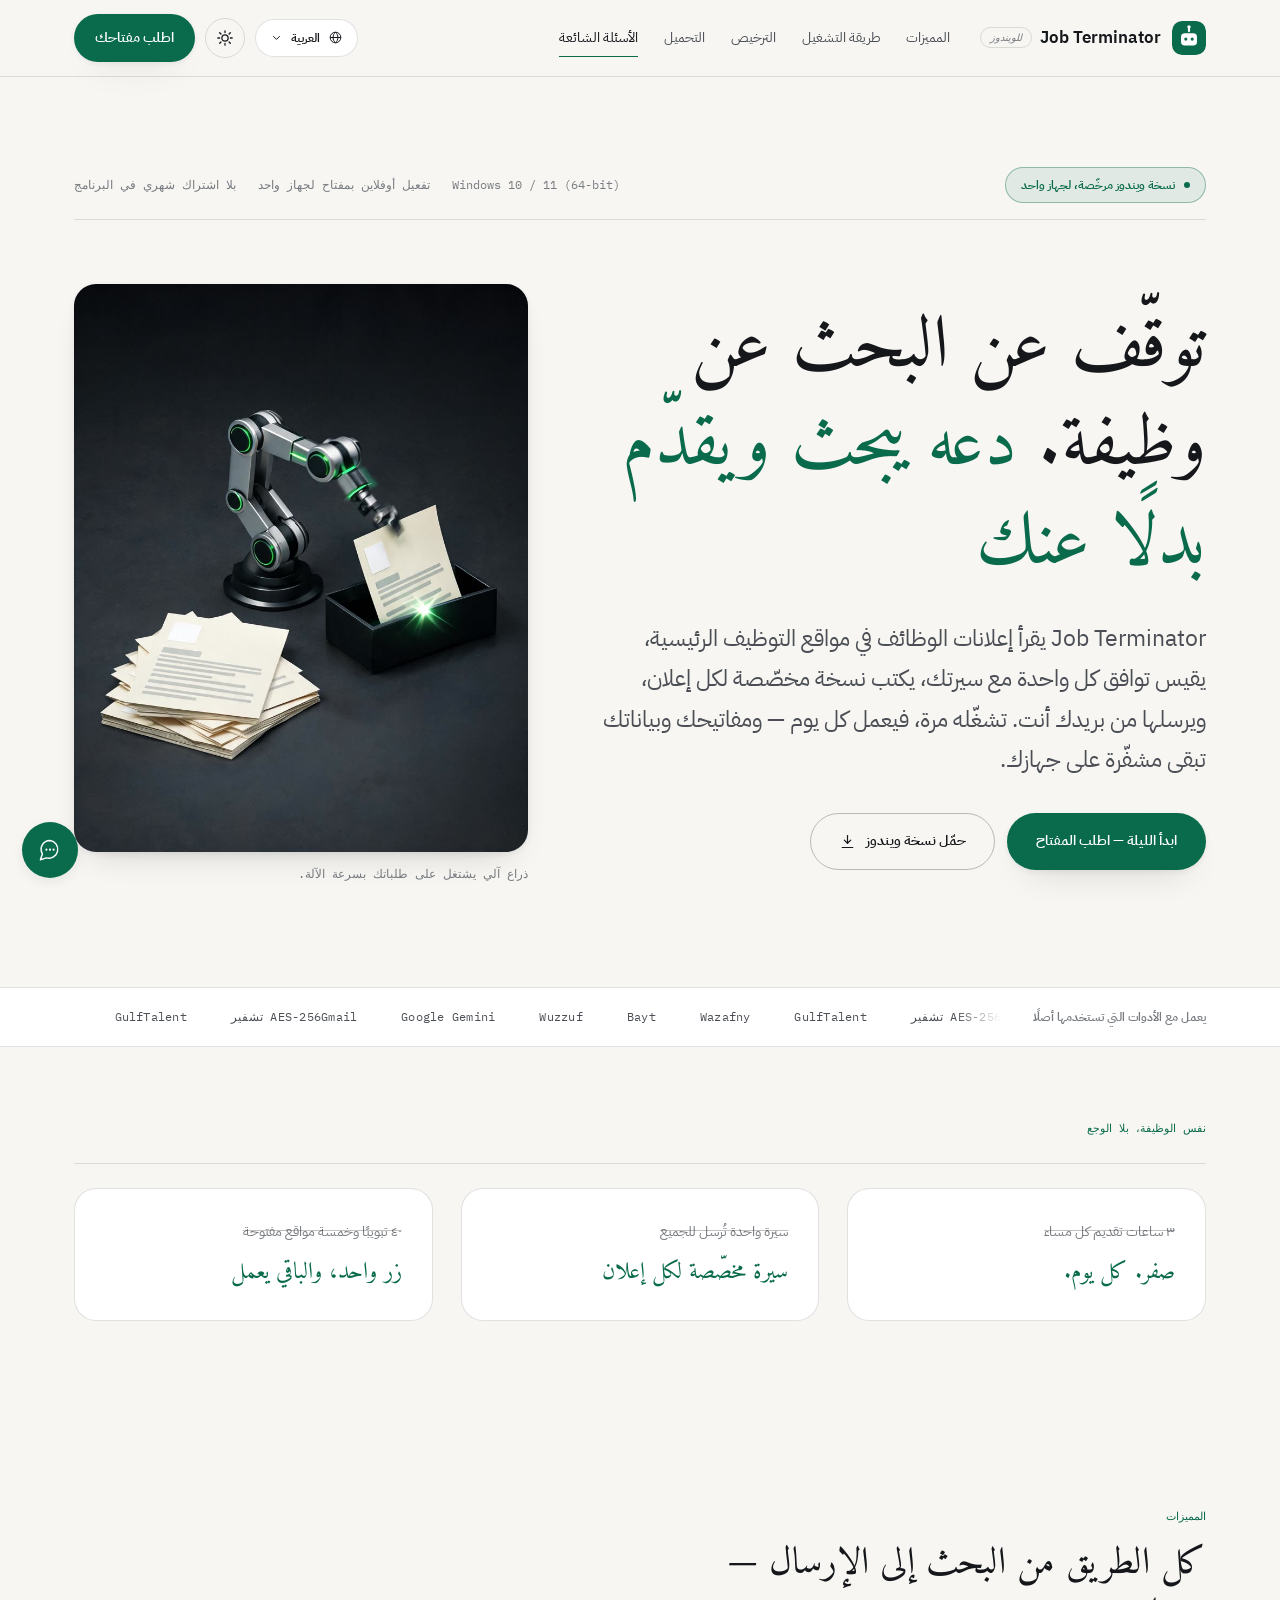
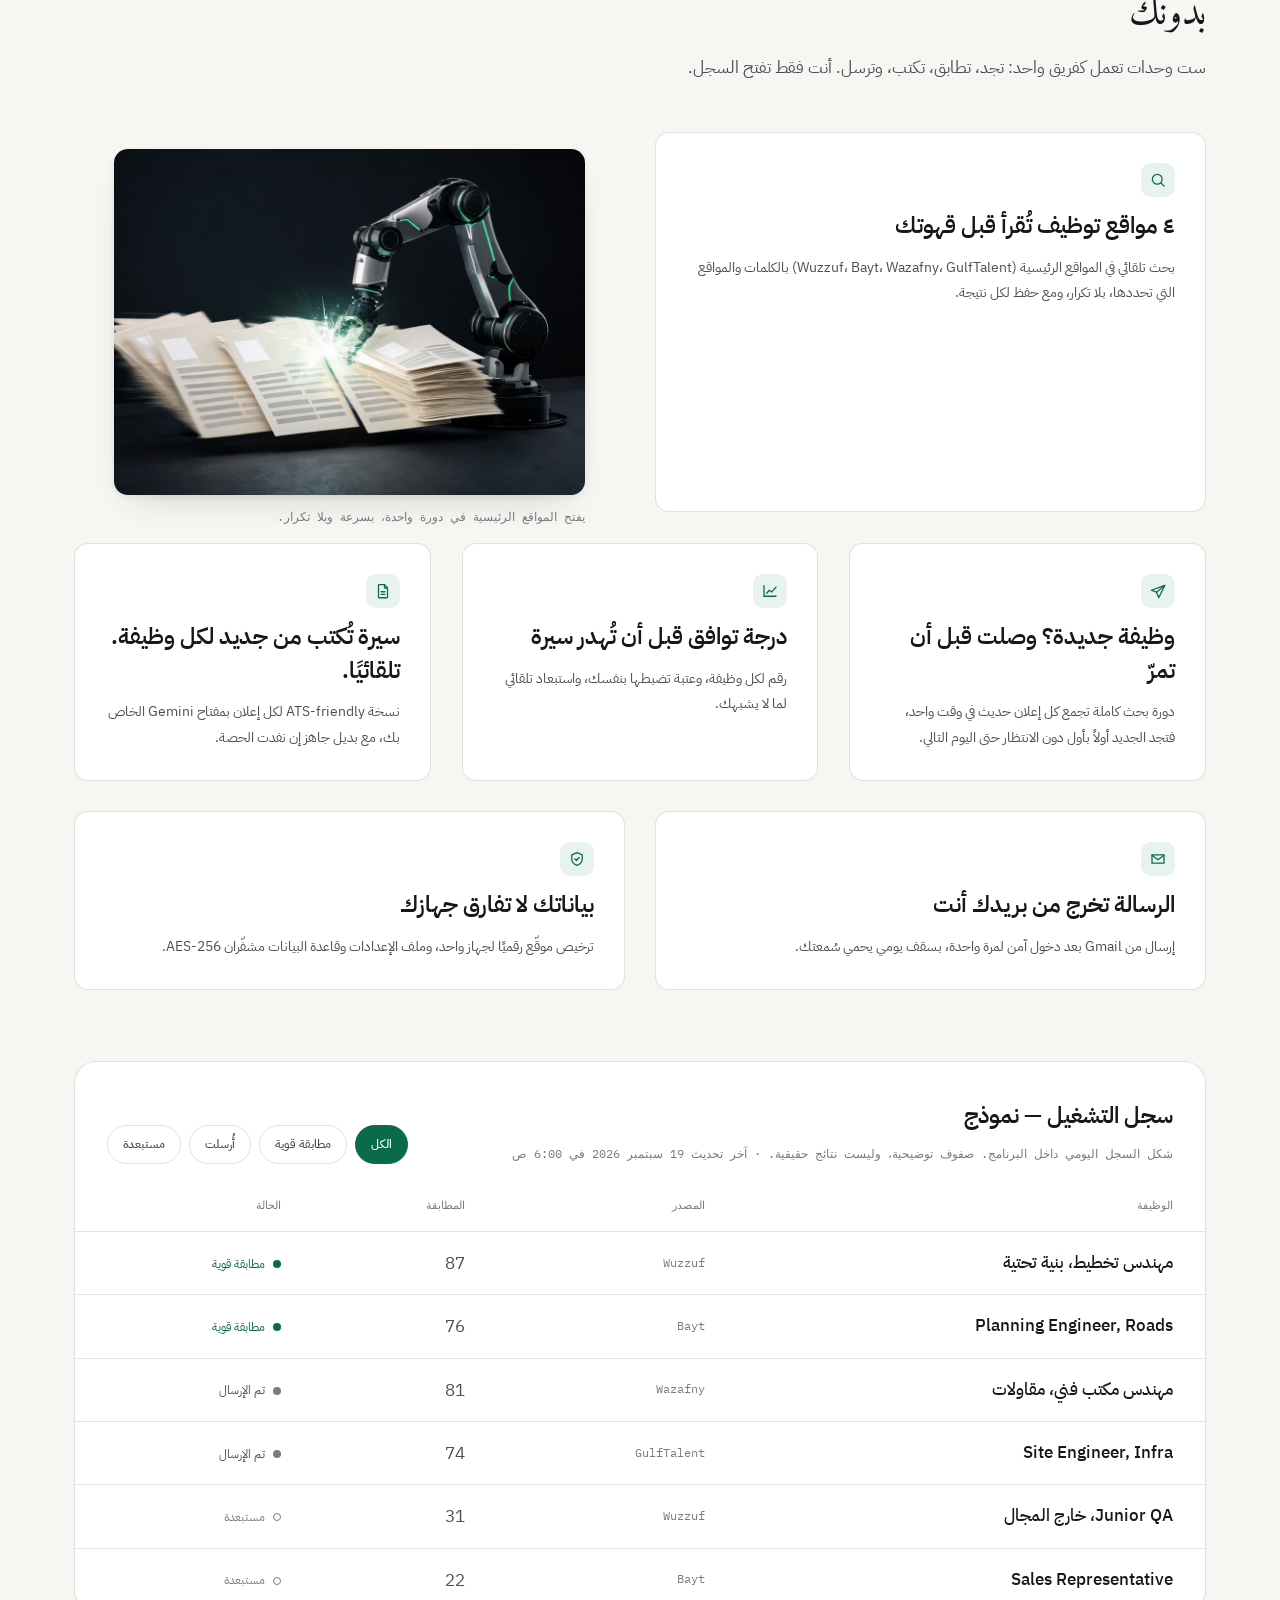
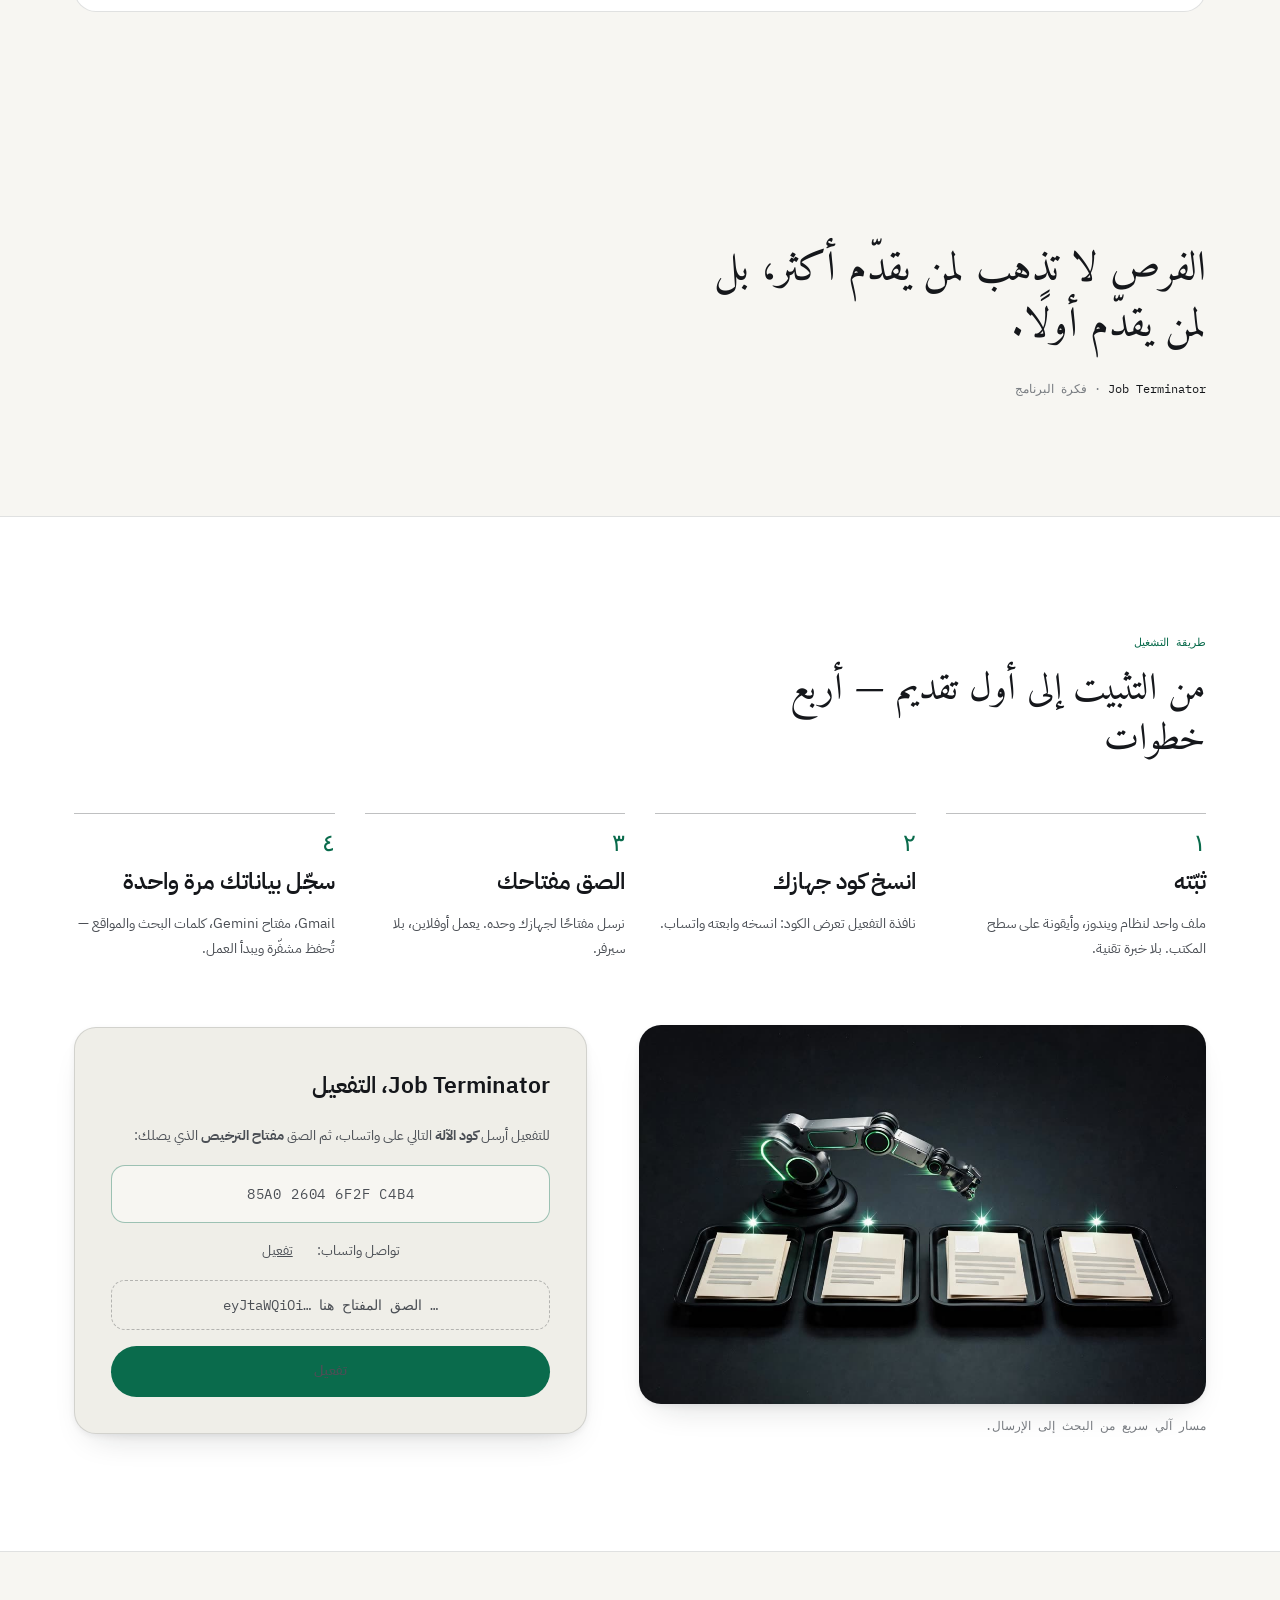
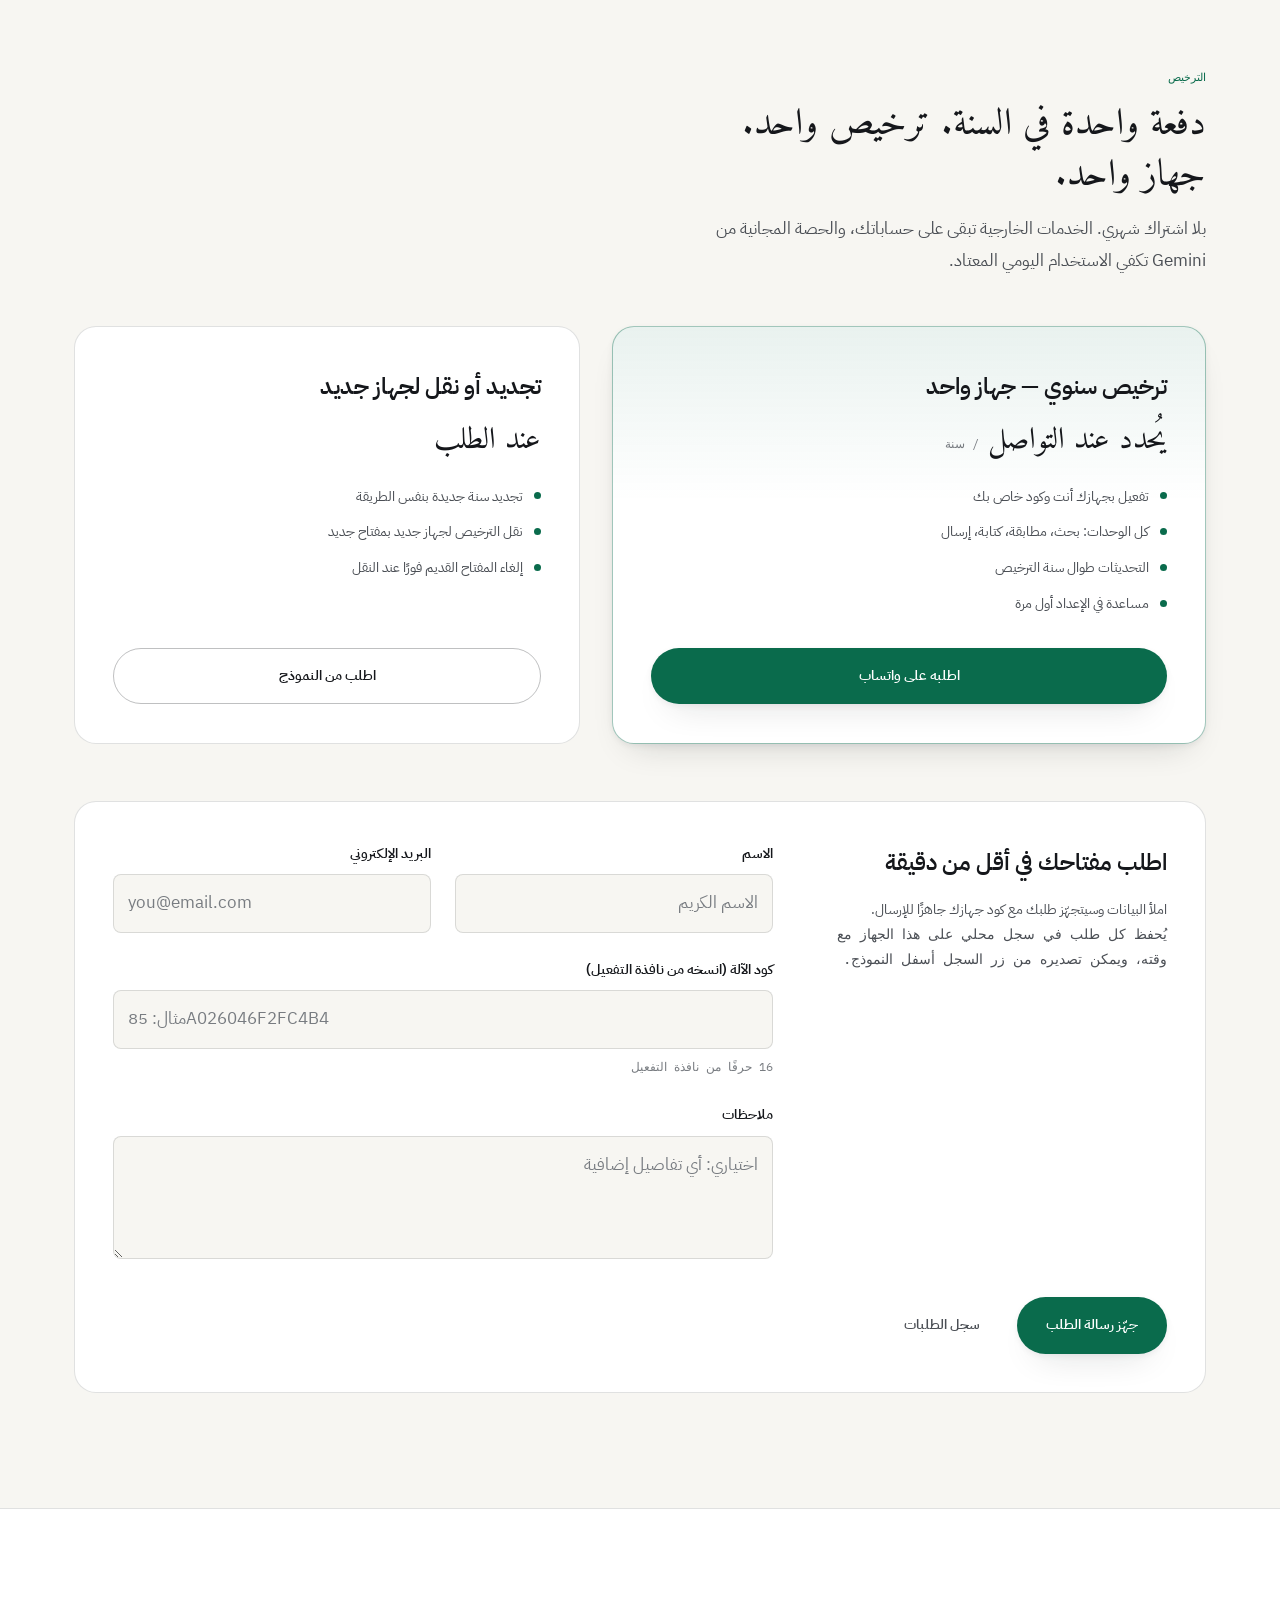
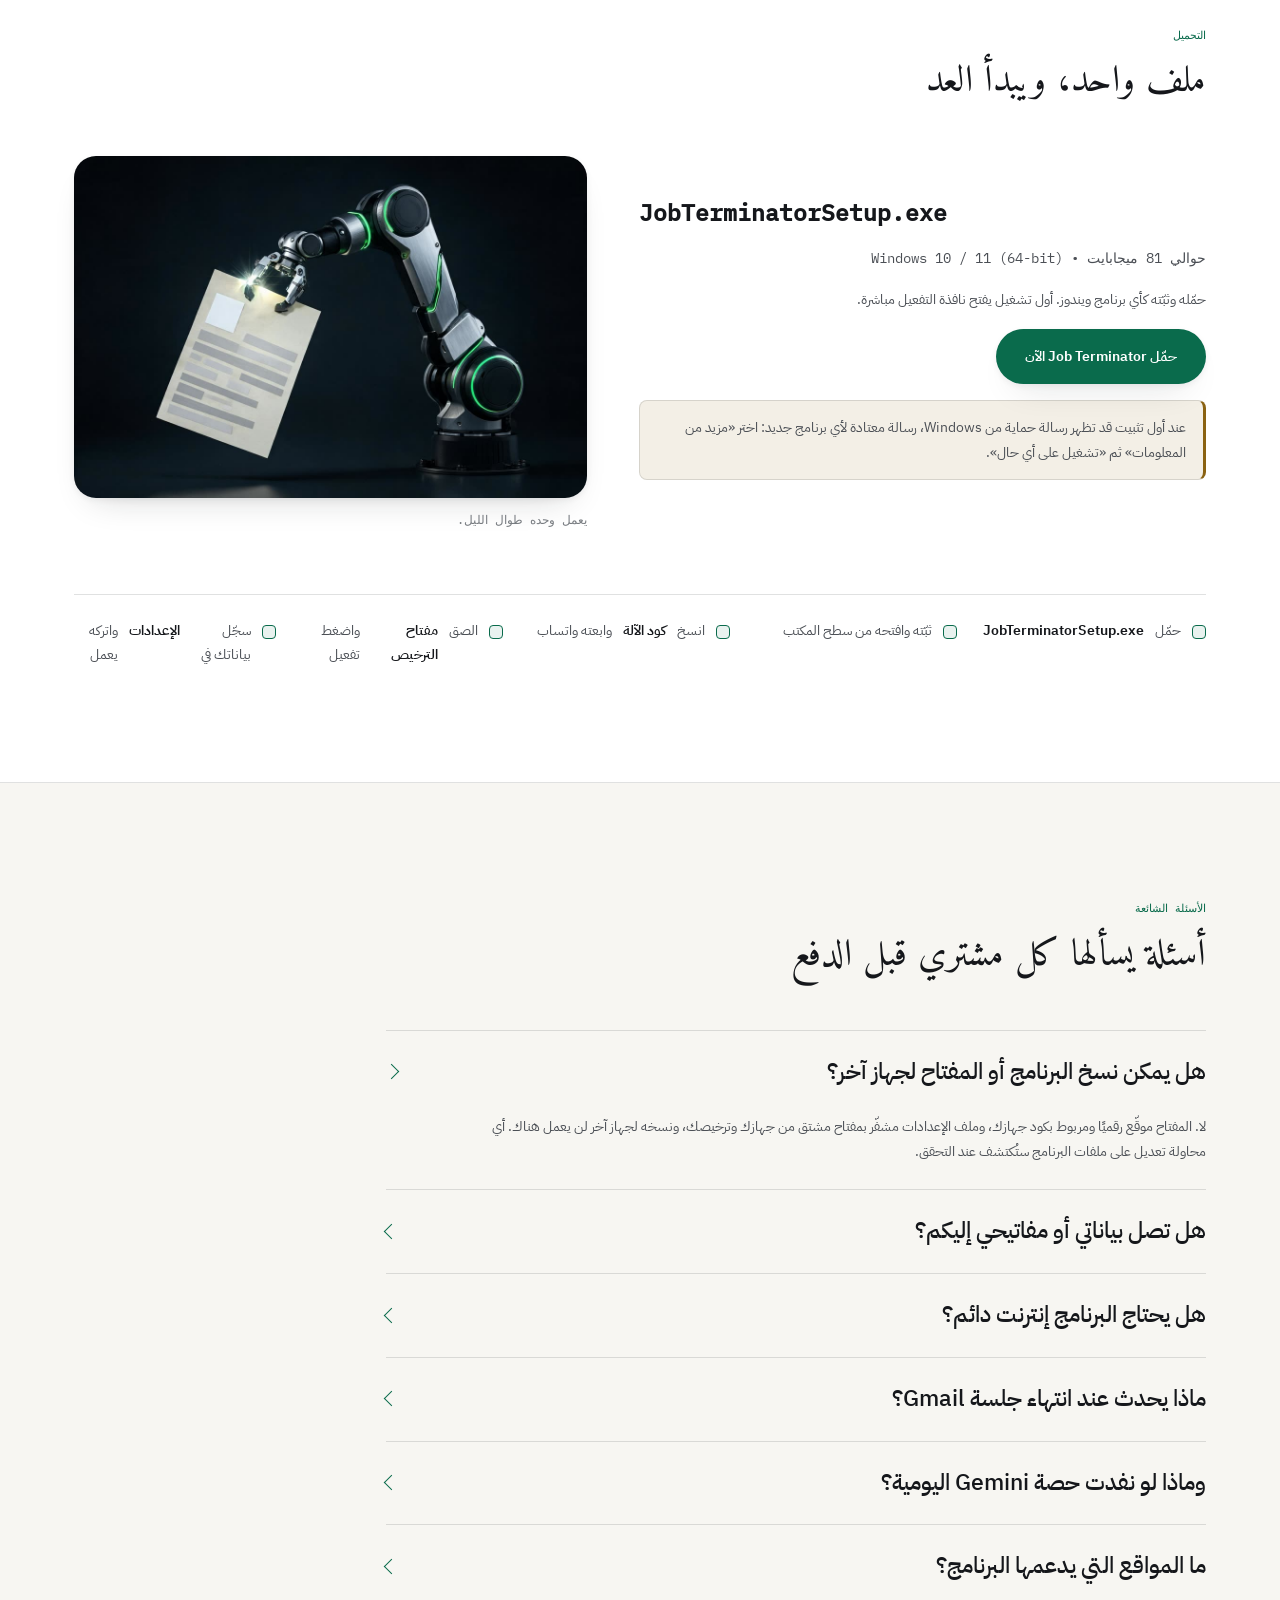
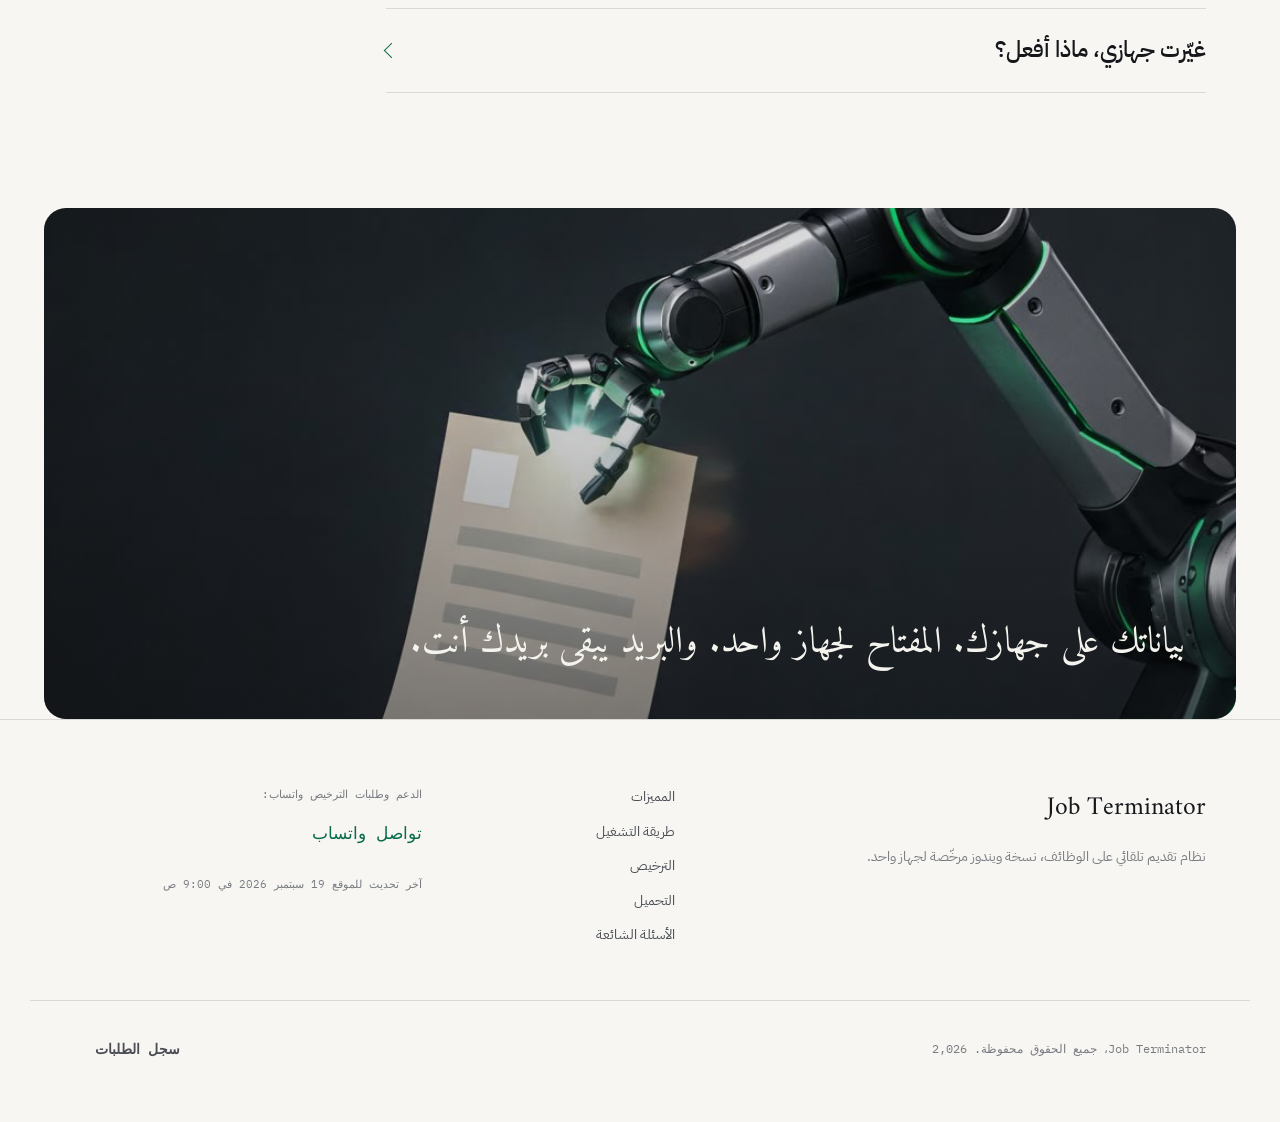
<file: index.html>
<!DOCTYPE html>
<!-- Job Terminator — V2 "refined minimalism" edition.
     Arabic-first (RTL) with a full English (LTR) mirror, one accent, generous
     whitespace, soft elevation, self-hosted fonts. Static: no build step. -->
<html lang="ar" dir="rtl">
<head>
<meta charset="UTF-8">
<meta name="viewport" content="width=device-width, initial-scale=1.0">
<title data-i18n="meta.title">Job Terminator — نظام التقديم التلقائي على الوظائف | نسخة ويندوز</title>
<meta name="description" data-i18n-content="meta.desc" content="توقّف عن التقديم اليدوي ساعةً كل يوم. Job Terminator يبحث في مواقع التوظيف الرئيسية، يطابق الوظائف مع سيرتك، يكتب سيرة مخصصة لكل إعلان، ويرسل من بريدك — كل يوم، وأنت لا تفتح متصفحًا. ترخيص لجهاز واحد وبياناتك مشفّرة على جهازك.">
<meta name="theme-color" id="themeColor" content="#0B0D0C">
<meta name="color-scheme" content="dark light">
<link rel="canonical" href="https://mohamemubark.github.io/job-terminator/">

<!-- Open Graph / Twitter -->
<meta property="og:type" content="website">
<meta property="og:site_name" content="Job Terminator">
<meta property="og:title" data-i18n-content="meta.title" content="Job Terminator — نظام التقديم التلقائي على الوظائف | نسخة ويندوز">
<meta property="og:description" data-i18n-content="meta.desc" content="توقّف عن التقديم اليدوي ساعةً كل يوم. Job Terminator يبحث في مواقع التوظيف الرئيسية، يطابق الوظائف مع سيرتك، يكتب سيرة مخصصة لكل إعلان، ويرسل من بريدك — كل يوم، وأنت لا تفتح متصفحًا. ترخيص لجهاز واحد وبياناتك مشفّرة على جهازك.">
<meta property="og:url" content="https://mohamemubark.github.io/job-terminator/">
<meta property="og:image" content="https://mohamemubark.github.io/job-terminator/assets/og-cover.jpg">
<meta property="og:image:width" content="1200">
<meta property="og:image:height" content="630">
<meta property="og:locale" content="ar_EG">
<meta property="og:locale:alternate" content="en_US">
<meta property="og:locale:alternate" content="fr_FR">
<meta property="og:locale:alternate" content="es_ES">
<meta property="og:locale:alternate" content="tr_TR">
<meta property="og:locale:alternate" content="de_DE">
<meta name="twitter:card" content="summary_large_image">
<meta name="twitter:title" data-i18n-content="meta.title" content="Job Terminator — نظام التقديم التلقائي على الوظائف | نسخة ويندوز">
<meta name="twitter:description" data-i18n-content="meta.desc" content="توقّف عن التقديم اليدوي ساعةً كل يوم. Job Terminator يبحث في مواقع التوظيف الرئيسية، يطابق الوظائف مع سيرتك، يكتب سيرة مخصصة لكل إعلان، ويرسل من بريدك — كل يوم، وأنت لا تفتح متصفحًا. ترخيص لجهاز واحد وبياناتك مشفّرة على جهازك.">
<meta name="twitter:image" content="https://mohamemubark.github.io/job-terminator/assets/og-cover.jpg">

<script>(function(){try{var t=localStorage.getItem("jobterm-theme");if(!t){t=(window.matchMedia&&matchMedia("(prefers-color-scheme: light)").matches)?"light":"dark";}document.documentElement.setAttribute("data-theme",t);}catch(e){document.documentElement.setAttribute("data-theme","dark");}try{var p=new URLSearchParams(location.search).get("lang");var l=p||localStorage.getItem("jobterm-lang")||"ar";var rtl={"ar":1,"he":1,"fa":1,"ur":1};if(!/^[a-z]{2,3}(-[A-Za-z0-9]+)*$/.test(l))l="ar";document.documentElement.lang=l;document.documentElement.dir=rtl[l.split("-")[0]]?"rtl":"ltr";}catch(e){}})();</script></script>

<!-- self-hosted webfonts; primary faces preloaded to avoid a flash of fallback type -->
<link rel="preload" href="assets/fonts/IBMPlexSansArabic-arabic-00b30da7.woff2" as="font" type="font/woff2" crossorigin>
<link rel="preload" href="assets/fonts/Amiri-arabic-1bb63954.woff2" as="font" type="font/woff2" crossorigin>
<link rel="stylesheet" href="assets/fonts/fonts.css">
<link rel="stylesheet" href="styles.css">
<link rel="icon" href="data:image/svg+xml,%3Csvg xmlns='http://www.w3.org/2000/svg' viewBox='0 0 64 64'%3E%3Crect width='64' height='64' rx='16' fill='%230A6B4C'/%3E%3Crect x='17' y='23' width='30' height='23' rx='7' fill='white'/%3E%3Ccircle cx='26' cy='34' r='3' fill='%230A6B4C'/%3E%3Ccircle cx='38' cy='34' r='3' fill='%230A6B4C'/%3E%3Crect x='30' y='12' width='4' height='9' rx='2' fill='white'/%3E%3Ccircle cx='32' cy='11' r='3.2' fill='white'/%3E%3C/svg%3E">

<!-- structured data -->
<script type="application/ld+json">
{
  "@context":"https://schema.org",
  "@type":"SoftwareApplication",
  "name":"Job Terminator",
  "applicationCategory":"BusinessApplication",
  "applicationSubCategory":"Job search automation",
  "operatingSystem":"Windows 10, Windows 11",
  "softwareRequirements":"Windows 10 or 11, 64-bit",
  "inLanguage":["ar","en","fr","es","tr","de"],
  "description":"Job Terminator searches the main job boards, matches jobs to your CV, generates a tailored ATS-friendly resume for each one, and sends applications from your own email, with a single-machine license and data encrypted locally.",
  "offers":{
    "@type":"Offer",
    "availability":"https://schema.org/InStock",
    "priceSpecification":{"@type":"PriceSpecification","priceCurrency":"EGP","description":"Annual license for one machine, priced on contact"}
  },
  "featureList":[
    "Automatic search across the main job boards (Wuzzuf, Bayt, Wazafny, GulfTalent)",
    "CV match scoring with adjustable threshold",
    "A tailored ATS-friendly resume per job",
    "Applications sent from your own Gmail",
    "AES-256 encrypted local data"
  ],
  "publisher":{"@type":"Organization","name":"Job Terminator"}
}
</script>
<script type="application/ld+json">
{
  "@context":"https://schema.org",
  "@type":"FAQPage",
  "inLanguage":"ar",
  "mainEntity":[
    {"@type":"Question","name":"هل يمكن نسخ البرنامج أو المفتاح لجهاز آخر؟","acceptedAnswer":{"@type":"Answer","text":"لا. المفتاح موقّع رقميًا ومربوط بكود جهازك، وملف الإعدادات مشفّر بمفتاح مشتق من جهازك وترخيصك، ونسخه لجهاز آخر لن يعمل هناك."}},
    {"@type":"Question","name":"هل تصل بياناتي أو مفاتيحي إليكم؟","acceptedAnswer":{"@type":"Answer","text":"لا. مفاتيح Gemini وجوجل تُدخل على جهازك وتُحفظ مشفّرة عليه. الشيء الوحيد الذي نستلمه هو كود الآلة (16 حرفًا) لإصدار مفتاحك."}},
    {"@type":"Question","name":"هل يحتاج البرنامج إنترنت دائم؟","acceptedAnswer":{"@type":"Answer","text":"يحتاج إنترنت للبحث والإرسال والتوليد فقط. التفعيل نفسه يعمل أوفلاين، والترخيص يُتحقق محليًا عند كل تشغيل دون الاتصال بأي سيرفر."}},
    {"@type":"Question","name":"ماذا يحدث عند انتهاء جلسة Gmail؟","acceptedAnswer":{"@type":"Answer","text":"من الإعدادات ستجد زر تسجيل خروج جوجل، يمسح الجلسة القديمة من داخل البرنامج، ثم تسجّل الدخول من جديد."}},
    {"@type":"Question","name":"وماذا لو نفدت حصة Gemini اليومية؟","acceptedAnswer":{"@type":"Answer","text":"البرنامج ينتقل لقالب احترافي جاهز (رسالة كاملة للإيميل)، فلا يتوقف الإرسال ولا تُرسل رسالة فارغة أبدًا."}},
    {"@type":"Question","name":"ما المواقع التي يدعمها البرنامج؟","acceptedAnswer":{"@type":"Answer","text":"النسخة العامة تعمل على Wuzzuf وBayt وWazafny وGulfTalent، وتختار منها ما تريد في الإعدادات."}},
    {"@type":"Question","name":"غيّرت جهازي، ماذا أفعل؟","acceptedAnswer":{"@type":"Answer","text":"أرسل كود الآلة الجديد على واتساب وسنصدر لك مفتاحًا جديدًا ونلغي القديم."}}
  ]
}
</script>
</head>
<body>
<a class="skip" href="#main" data-i18n="a11y.skip">تخطَّ إلى المحتوى</a>

<!-- ============================ MASTHEAD ============================ -->
<header class="masthead" id="top">
  <div class="shell masthead__inner">
    <a class="brand" href="#top" aria-label="Job Terminator">
      <svg class="brand__mark" viewBox="0 0 64 64" aria-hidden="true"><rect width="64" height="64" rx="16" fill="#0A6B4C"/><rect x="17" y="23" width="30" height="23" rx="7" fill="#fff"/><circle cx="26" cy="34" r="3" fill="#0A6B4C"/><circle cx="38" cy="34" r="3" fill="#0A6B4C"/><rect x="30" y="12" width="4" height="9" rx="2" fill="#fff"/><circle cx="32" cy="11" r="3.2" fill="#fff"/></svg>
      <span class="brand__name">Job Terminator <em class="brand__tag" data-i18n="brand.sub">للويندوز</em></span>
    </a>

    <nav class="nav" id="mainNav" aria-label="التنقل الرئيسي" data-i18n-aria="nav.label">
      <a href="#features" data-i18n="nav.features">المميزات</a>
      <a href="#how" data-i18n="nav.how">طريقة التشغيل</a>
      <a href="#pricing" data-i18n="nav.pricing">الترخيص</a>
      <a href="#download" data-i18n="nav.download">التحميل</a>
      <a href="#faq" data-i18n="nav.faq">الأسئلة الشائعة</a>
    </nav>

    <div class="masthead__actions">
      <div class="lang-switch" id="langSwitch">
        <button type="button" class="lang-trigger" id="langTrigger" aria-haspopup="listbox" aria-expanded="false" aria-label="Change language / تغيير اللغة">
          <svg class="lang-globe" viewBox="0 0 24 24" aria-hidden="true"><circle cx="12" cy="12" r="8.5"/><path d="M3.5 12h17M12 3.5c2.6 2.4 3.9 5.2 3.9 8.5s-1.3 6.1-3.9 8.5c-2.6-2.4-3.9-5.2-3.9-8.5s1.3-6.1 3.9-8.5z"/></svg>
          <span class="lang-current" id="langCurrent">العربية</span>
          <svg class="lang-chevron" viewBox="0 0 24 24" aria-hidden="true"><path d="m6 9.5 6 6 6-6"/></svg>
        </button>
        <ul class="lang-menu" id="langMenu" role="listbox" aria-label="Language / اللغة"></ul>
      </div>
      <button type="button" id="themeToggle" class="icon-btn" aria-label="التبديل إلى الوضع الفاتح">
        <svg class="icon-sun" viewBox="0 0 24 24" aria-hidden="true"><circle cx="12" cy="12" r="4.2"/><path d="M12 2.4v2.4M12 19.2v2.4M4.9 4.9l1.7 1.7M17.4 17.4l1.7 1.7M2.4 12h2.4M19.2 12h2.4M4.9 19.1l1.7-1.7M17.4 6.6l1.7-1.7"/></svg>
        <svg class="icon-moon" viewBox="0 0 24 24" aria-hidden="true"><path d="M20.5 13.2A8.6 8.6 0 1 1 10.8 3.5a6.7 6.7 0 0 0 9.7 9.7z"/></svg>
      </button>
      <a class="btn btn--primary btn--sm" href="#pricing" data-i18n="nav.cta">اطلب مفتاحك</a>
      <button class="nav-toggle" id="navToggle" aria-label="القائمة" data-i18n-aria="nav.toggle" aria-expanded="false" aria-controls="mainNav"><span></span><span></span><span></span></button>
    </div>
  </div>
</header>

<main id="main">

<!-- ============================ HERO ============================ -->
<section class="hero">
  <div class="shell">
    <div class="hero__rule">
      <span class="badge" data-i18n="hero.eyebrow">نسخة ويندوز مرخّصة، لجهاز واحد</span>
      <ul class="spec">
        <li data-i18n="hero.meta1">Windows 10 / 11 (64-bit)</li>
        <li data-i18n="hero.meta2">تفعيل أوفلاين بمفتاح لجهاز واحد</li>
        <li data-i18n="hero.meta3">بلا اشتراك شهري في البرنامج</li>
      </ul>
    </div>

    <div class="hero__grid">
      <div class="hero__copy">
        <h1 class="display" data-i18n-html="hero.title">توقّف عن البحث عن وظيفة. <span class="accent">دعه يبحث ويقدّم بدلًا عنك</span></h1>
        <p class="deck" data-i18n="hero.lead">Job Terminator يقرأ إعلانات الوظائف في مواقع التوظيف الرئيسية، يقيس توافق كل واحدة مع سيرتك، يكتب نسخة مخصّصة لكل إعلان، ويرسلها من بريدك أنت. تشغّله مرة، فيعمل كل يوم — ومفاتيحك وبياناتك تبقى مشفّرة على جهازك.</p>
        <div class="hero__ctas">
          <a class="btn btn--primary" href="#pricing" data-i18n="hero.cta1">ابدأ الليلة — اطلب المفتاح</a>
          <a class="btn btn--outline" href="#download">
            <span data-i18n="hero.cta2">حمّل نسخة ويندوز</span>
            <svg viewBox="0 0 24 24" aria-hidden="true"><path d="M12 3.5v11"/><path d="m7.5 10 4.5 4.5 4.5-4.5"/><path d="M4.5 20.5h15"/></svg>
          </a>
        </div>
      </div>

      <figure class="plate plate--hero">
        <img src="assets/hero-plate.jpg" width="840" height="1050" alt="ذراع آلي أسود ومعدني يدفع ورقة سيرة ذاتية نحو صينية إخراج، مع وميض ضوء زمردي." data-i18n-alt="cap.hero.alt" fetchpriority="high" decoding="async">
        <figcaption data-i18n="cap.hero">ذراع آلي يشتغل على طلباتك بسرعة الآلة.</figcaption>
      </figure>
    </div>
  </div>
</section>

<!-- ============================ INTEGRATIONS ============================ -->
<section class="marquee" aria-label="التكاملات" data-i18n-aria="wire.label">
  <div class="shell marquee__inner">
    <p class="marquee__label" data-i18n="strip.label">يعمل مع الأدوات التي تستخدمها أصلًا</p>
    <div class="marquee__viewport">
      <div class="marquee__track">
        <ul class="marquee__list">
          <li>Gmail</li><li>Google Gemini</li><li>Wuzzuf</li><li>Bayt</li><li>Wazafny</li><li>GulfTalent</li><li data-i18n="strip.more">تشفير AES-256</li>
        </ul>
        <ul class="marquee__list" aria-hidden="true">
          <li>Gmail</li><li>Google Gemini</li><li>Wuzzuf</li><li>Bayt</li><li>Wazafny</li><li>GulfTalent</li><li data-i18n="strip.more">تشفير AES-256</li>
        </ul>
      </div>
    </div>
  </div>
</section>

<!-- ============================ HOOK STRIP ============================ -->
<section class="hooks-wrap" aria-labelledby="hooksLabel">
  <div class="shell">
    <p class="flag__label hooks-wrap__label" id="hooksLabel" data-i18n="hooks.label">نفس الوظيفة، بلا الوجع</p>
    <ul class="hooks">
      <li class="hook reveal">
        <span class="hook__from" data-i18n="hooks.h1f">٣ ساعات تقديم كل مساء</span>
        <span class="hook__to" data-i18n="hooks.h1t">صفر. كل يوم.</span>
      </li>
      <li class="hook reveal">
        <span class="hook__from" data-i18n="hooks.h2f">سيرة واحدة تُرسل للجميع</span>
        <span class="hook__to" data-i18n="hooks.h2t">سيرة مخصّصة لكل إعلان</span>
      </li>
      <li class="hook reveal">
        <span class="hook__from" data-i18n="hooks.h3f">٤٠ تبويبًا وخمسة مواقع مفتوحة</span>
        <span class="hook__to" data-i18n="hooks.h3t">زر واحد، والباقي يعمل</span>
      </li>
    </ul>
  </div>
</section>

<!-- ============================ FEATURES ============================ -->
<section class="section" id="features">
  <div class="shell">
    <div class="flag">
      <p class="flag__label" data-i18n="nav.features">المميزات</p>
      <h2 class="flag__title" data-i18n="features.h2">كل الطريق من البحث إلى الإرسال — بدونك</h2>
      <p class="flag__deck" data-i18n="features.sub">ست وحدات تعمل كفريق واحد: تجد، تطابق، تكتب، وترسل. أنت فقط تفتح السجل.</p>
    </div>

    <div class="features">
      <article class="feature feature--lead reveal">
        <span class="feature__icon" aria-hidden="true"><svg viewBox="0 0 24 24"><circle cx="11" cy="11" r="6.5"/><path d="m20 20-4.2-4.2"/></svg></span>
        <h3 data-i18n="features.f1t">٤ مواقع توظيف تُقرأ قبل قهوتك</h3>
        <p data-i18n="features.f1d">بحث تلقائي في المواقع الرئيسية (Wuzzuf، Bayt، Wazafny، GulfTalent) بالكلمات والمواقع التي تحددها، بلا تكرار، ومع حفظ لكل نتيجة.</p>
      </article>

      <figure class="feature__media reveal">
        <img src="assets/plate-desk.jpg" width="1080" height="720" alt="ذراع آلي يحرّك مجموعة أوراق سيرة ذاتية بسرعة على سطح عمل داكن، مع شرارات ضوء زمردية." data-i18n-alt="cap.desk.alt" loading="lazy" decoding="async">
        <figcaption data-i18n="cap.desk">يفتح المواقع الرئيسية في دورة واحدة، بسرعة وبلا تكرار.</figcaption>
      </figure>

      <article class="feature reveal">
        <span class="feature__icon" aria-hidden="true"><svg viewBox="0 0 24 24"><path d="M21 4.5 3 11l7 2.6L13 21z"/><path d="M21 4.5 10 13.6"/></svg></span>
        <h3 data-i18n="features.f2t">وظيفة جديدة؟ وصلت قبل أن تمرّ</h3>
        <p data-i18n="features.f2d">دورة بحث كاملة تجمع كل إعلان حديث في وقت واحد، فتجد الجديد أولاً بأول دون الانتظار حتى اليوم التالي.</p>
      </article>

      <article class="feature reveal">
        <span class="feature__icon" aria-hidden="true"><svg viewBox="0 0 24 24"><path d="M4 19V5"/><path d="M4 19h16"/><path d="m7.5 15 3.5-4 3 2.5L20 7"/></svg></span>
        <h3 data-i18n="features.f3t">درجة توافق قبل أن تُهدر سيرة</h3>
        <p data-i18n="features.f3d">رقم لكل وظيفة، وعتبة تضبطها بنفسك، واستبعاد تلقائي لما لا يشبهك.</p>
      </article>

      <article class="feature reveal">
        <span class="feature__icon" aria-hidden="true"><svg viewBox="0 0 24 24"><path d="M7 3.5h7l4 4V20a1 1 0 0 1-1 1H7a1 1 0 0 1-1-1V4.5a1 1 0 0 1 1-1z"/><path d="M14 3.5V8h4"/><path d="M9.5 13h5M9.5 16.5h5"/></svg></span>
        <h3 data-i18n="features.f4t">سيرة تُكتب من جديد لكل وظيفة. تلقائيًا.</h3>
        <p data-i18n="features.f4d">نسخة ATS-friendly لكل إعلان بمفتاح Gemini الخاص بك، مع بديل جاهز إن نفدت الحصة.</p>
      </article>

      <article class="feature feature--wide reveal">
        <span class="feature__icon" aria-hidden="true"><svg viewBox="0 0 24 24"><path d="M4 6.5h16v11H4z"/><path d="m4 7 8 6 8-6"/></svg></span>
        <h3 data-i18n="features.f5t">الرسالة تخرج من بريدك أنت</h3>
        <p data-i18n="features.f5d">إرسال من Gmail بعد دخول آمن لمرة واحدة، بسقف يومي يحمي سُمعتك.</p>
      </article>

      <article class="feature feature--wide reveal">
        <span class="feature__icon" aria-hidden="true"><svg viewBox="0 0 24 24"><path d="M12 3.5 5 6.5v5c0 4.2 3 7.4 7 9 4-1.6 7-4.8 7-9v-5z"/><path d="m9.2 12 2 2 3.6-4"/></svg></span>
        <h3 data-i18n="features.f6t">بياناتك لا تفارق جهازك</h3>
        <p data-i18n="features.f6d">ترخيص موقّع رقميًا لجهاز واحد، وملف الإعدادات وقاعدة البيانات مشفّران AES-256.</p>
      </article>
    </div>

    <!-- run-log: a real interactive table, clearly labelled as sample data -->
    <div class="ledger" id="log">
      <div class="ledger__head">
        <div>
          <h3 class="ledger__title" data-i18n="log.title">سجل التشغيل — نموذج</h3>
          <p class="ledger__note"><span data-i18n="log.note">شكل السجل اليومي داخل البرنامج. صفوف توضيحية، وليست نتائج حقيقية.</span> <span aria-hidden="true">·</span> <span data-i18n="log.updated">آخر تحديث</span> <time data-intl-date datetime="2026-09-19T09:00:00+03:00"></time></p>
        </div>
        <div class="filters" role="group" aria-label="تصفية السجل" data-i18n-aria="log.filter.label">
          <button type="button" class="chip" data-filter="all" aria-pressed="true" data-i18n="log.filter.all">الكل</button>
          <button type="button" class="chip" data-filter="strong" aria-pressed="false" data-i18n="log.filter.strong">مطابقة قوية</button>
          <button type="button" class="chip" data-filter="sent" aria-pressed="false" data-i18n="log.filter.sent">أُرسلت</button>
          <button type="button" class="chip" data-filter="skip" aria-pressed="false" data-i18n="log.filter.skip">مستبعدة</button>
        </div>
      </div>

      <div class="table-wrap">
        <table>
          <caption class="sr-only" data-i18n="log.caption">سجل تشغيل توضيحي: الوظيفة، المصدر، درجة المطابقة، الحالة.</caption>
          <thead>
            <tr>
              <th scope="col" data-i18n="log.col1">الوظيفة</th>
              <th scope="col" data-i18n="log.col2">المصدر</th>
              <th scope="col" data-i18n="log.col3">المطابقة</th>
              <th scope="col" data-i18n="log.col4">الحالة</th>
            </tr>
          </thead>
          <tbody>
            <tr data-state="strong"><td data-i18n="log.t1">مهندس تخطيط، بنية تحتية</td><td class="src">Wuzzuf</td><td class="num" data-intl-num="87">87</td><td><span class="state state--strong" data-i18n="log.s1">مطابقة قوية</span></td></tr>
            <tr data-state="strong"><td data-i18n="log.t2">Planning Engineer, Roads</td><td class="src">Bayt</td><td class="num" data-intl-num="76">76</td><td><span class="state state--strong" data-i18n="log.s1">مطابقة قوية</span></td></tr>
            <tr data-state="sent"><td data-i18n="log.t3">مهندس مكتب فني، مقاولات</td><td class="src">Wazafny</td><td class="num" data-intl-num="81">81</td><td><span class="state state--sent" data-i18n="log.s2">تم الإرسال</span></td></tr>
            <tr data-state="sent"><td data-i18n="log.t4">Site Engineer, Infra</td><td class="src">GulfTalent</td><td class="num" data-intl-num="74">74</td><td><span class="state state--sent" data-i18n="log.s2">تم الإرسال</span></td></tr>
            <tr data-state="skip"><td data-i18n="log.t5">Junior QA، خارج المجال</td><td class="src">Wuzzuf</td><td class="num" data-intl-num="31">31</td><td><span class="state state--skip" data-i18n="log.s3">مستبعدة</span></td></tr>
            <tr data-state="skip"><td data-i18n="log.t6">Sales Representative</td><td class="src">Bayt</td><td class="num" data-intl-num="22">22</td><td><span class="state state--skip" data-i18n="log.s3">مستبعدة</span></td></tr>
          </tbody>
        </table>
      </div>
      <p class="ledger__empty" hidden data-i18n="log.empty">لا توجد صفوف بهذه الحالة في السجل.</p>
    </div>
  </div>
</section>

<!-- ============================ PULL QUOTE ============================ -->
<section class="pull">
  <div class="shell">
    <blockquote>
      <p data-i18n="pq.text">الفرص لا تذهب لمن يقدّم أكثر، بل لمن يقدّم أولًا.</p>
      <footer><cite data-i18n="pq.attr">Job Terminator</cite> · <span data-i18n="pq.role">فكرة البرنامج</span></footer>
    </blockquote>
  </div>
</section>

<!-- ============================ HOW IT WORKS ============================ -->
<section class="section section--tint" id="how">
  <div class="shell">
    <div class="flag">
      <p class="flag__label" data-i18n="nav.how">طريقة التشغيل</p>
      <h2 class="flag__title" data-i18n="how.h2">من التثبيت إلى أول تقديم — أربع خطوات</h2>
    </div>

    <ol class="ladder">
      <li class="rung reveal">
        <h3 data-i18n="how.s1t">ثبّته</h3>
        <p data-i18n="how.s1d">ملف واحد لنظام ويندوز، وأيقونة على سطح المكتب. بلا خبرة تقنية.</p>
      </li>
      <li class="rung reveal">
        <h3 data-i18n="how.s2t">انسخ كود جهازك</h3>
        <p data-i18n="how.s2d">نافذة التفعيل تعرض الكود: انسخه وابعته واتساب.</p>
      </li>
      <li class="rung reveal">
        <h3 data-i18n="how.s3t">الصق مفتاحك</h3>
        <p data-i18n="how.s3d">نرسل مفتاحًا لجهازك وحده. يعمل أوفلاين، بلا سيرفر.</p>
      </li>
      <li class="rung reveal">
        <h3 data-i18n="how.s4t">سجّل بياناتك مرة واحدة</h3>
        <p data-i18n="how.s4d">Gmail، مفتاح Gemini، كلمات البحث والمواقع — تُحفظ مشفّرة ويبدأ العمل.</p>
      </li>
    </ol>

    <div class="process">
      <figure class="plate plate--wide reveal">
        <img src="assets/plate-steps.jpg" width="1080" height="720" alt="ذراع آلي يمرّ بسرعة على أربع صواني ويسقط ورقة سيرة ذاتية في كل واحدة، مع وميض زمردي." data-i18n-alt="cap.steps.alt" loading="lazy" decoding="async">
        <figcaption data-i18n="cap.steps">مسار آلي سريع من البحث إلى الإرسال.</figcaption>
      </figure>

      <aside class="activation reveal" aria-labelledby="actTitle">
        <h3 id="actTitle" data-i18n="how.card_t">Job Terminator، التفعيل</h3>
        <p data-i18n-html="how.card_d">للتفعيل أرسل <b>كود الآلة</b> التالي على واتساب، ثم الصق <b>مفتاح الترخيص</b> الذي يصلك:</p>
        <p class="activation__code" dir="ltr">85A0 2604 6F2F C4B4</p>
        <p class="activation__meta"><span data-i18n="how.card_wa">تواصل واتساب:</span> <a class="activation__wa" href="https://wa.me/201207516034" target="_blank" rel="noopener" data-i18n="how.card_btn">تفعيل</a></p>
        <p class="activation__key" dir="ltr">eyJtaWQiOi… الصق المفتاح هنا …</p>
        <p class="activation__btn" data-i18n="how.card_btn">تفعيل</p>
      </aside>
    </div>
  </div>
</section>

<!-- ============================ LICENSE ============================ -->
<section class="section" id="pricing">
  <div class="shell">
    <div class="flag">
      <p class="flag__label" data-i18n="nav.pricing">الترخيص</p>
      <h2 class="flag__title" data-i18n="pricing.h2">دفعة واحدة في السنة. ترخيص واحد. جهاز واحد.</h2>
      <p class="flag__deck" data-i18n="pricing.sub">بلا اشتراك شهري. الخدمات الخارجية تبقى على حساباتك، والحصة المجانية من Gemini تكفي الاستخدام اليومي المعتاد.</p>
    </div>

    <div class="editions">
      <article class="edition edition--main reveal">
        <p class="edition__name" data-i18n="pricing.p1n">ترخيص سنوي — جهاز واحد</p>
        <p class="edition__price"><span data-i18n="pricing.p1p">يُحدد عند التواصل</span> <span class="edition__per" data-i18n="pricing.per">/ سنة</span></p>
        <ul>
          <li data-i18n="pricing.p1i1">تفعيل بجهازك أنت وكود خاص بك</li>
          <li data-i18n="pricing.p1i2">كل الوحدات: بحث، مطابقة، كتابة، إرسال</li>
          <li data-i18n="pricing.p1i3">التحديثات طوال سنة الترخيص</li>
          <li data-i18n="pricing.p1i4">مساعدة في الإعداد أول مرة</li>
        </ul>
        <a class="btn btn--primary btn--block js-wa-order" href="https://wa.me/201207516034" target="_blank" rel="noopener" data-i18n="pricing.cta_wa">اطلبه على واتساب</a>
      </article>

      <article class="edition reveal">
        <p class="edition__name" data-i18n="pricing.p2n">تجديد أو نقل لجهاز جديد</p>
        <p class="edition__price" data-i18n="pricing.p2p">عند الطلب</p>
        <ul>
          <li data-i18n="pricing.p2i1">تجديد سنة جديدة بنفس الطريقة</li>
          <li data-i18n="pricing.p2i2">نقل الترخيص لجهاز جديد بمفتاح جديد</li>
          <li data-i18n="pricing.p2i3">إلغاء المفتاح القديم فورًا عند النقل</li>
        </ul>
        <a class="btn btn--outline btn--block" href="#licenseForm" data-i18n="pricing.cta_form">اطلب من النموذج</a>
      </article>
    </div>

    <form id="licenseForm" class="form-wrap" novalidate aria-label="نموذج طلب مفتاح الترخيص" data-i18n-aria="form.label">
      <div class="form-intro">
        <h3 data-i18n="form.h3">اطلب مفتاحك في أقل من دقيقة</h3>
        <p data-i18n="form.hint">املأ البيانات وسيتجهّز طلبك مع كود جهازك جاهزًا للإرسال.</p>
        <p class="form-note" data-i18n="form.storage">يُحفظ كل طلب في سجل محلي على هذا الجهاز مع وقته، ويمكن تصديره من زر السجل أسفل النموذج.</p>
      </div>

      <div class="form-fields">
        <div class="field">
          <label for="f-name" data-i18n="form.name">الاسم</label>
          <input id="f-name" name="name" required autocomplete="name" aria-describedby="e-name" placeholder="الاسم الكريم" data-i18n-ph="form.name_ph">
          <p class="err" id="e-name" data-i18n="form.err.required">هذا الحقل مطلوب.</p>
        </div>
        <div class="field">
          <label for="f-email" data-i18n="form.email">البريد الإلكتروني</label>
          <input id="f-email" name="email" type="email" required autocomplete="email" dir="ltr" aria-describedby="e-email" placeholder="you@email.com" data-i18n-ph="form.email_ph">
          <p class="err" id="e-email" data-i18n="form.err.email">أدخل بريدًا إلكترونيًا صحيحًا.</p>
        </div>
        <div class="field field--wide">
          <label for="f-mid" data-i18n="form.mid">كود الآلة (انسخه من نافذة التفعيل)</label>
          <input id="f-mid" name="mid" required dir="ltr" inputmode="latin" aria-describedby="e-mid form-midhint" title="16 حرفًا من نافذة التفعيل" data-i18n-title="form.mid_t" placeholder="85A026046F2FC4B4" data-i18n-ph="form.mid_ph" pattern="[0-9A-Fa-f ]{8,32}">
          <p class="hint" id="form-midhint" data-i18n="form.mid_t">16 حرفًا من نافذة التفعيل</p>
          <p class="err" id="e-mid" data-i18n="form.err.mid">كود الآلة 16 حرفًا من نافذة التفعيل.</p>
        </div>
        <div class="field field--wide">
          <label for="f-notes" data-i18n="form.notes">ملاحظات</label>
          <textarea id="f-notes" name="notes" rows="3" placeholder="اختياري: أي تفاصيل إضافية" data-i18n-ph="form.notes_ph"></textarea>
        </div>
      </div>

      <div class="form-submit">
        <button class="btn btn--primary" type="submit" data-i18n="form.submit">جهّز رسالة الطلب</button>
        <button class="btn btn--quiet btn--sm" type="button" id="ordersOpen" data-i18n="orders.open">سجل الطلبات</button>
        <p class="form-status" id="formStatus" role="status" aria-live="polite"></p>
      </div>
    </form>
  </div>
</section>

<!-- ============================ DOWNLOAD ============================ -->
<section class="section section--tint" id="download">
  <div class="shell">
    <div class="flag">
      <p class="flag__label" data-i18n="nav.download">التحميل</p>
      <h2 class="flag__title" data-i18n="download.h2">ملف واحد، ويبدأ العد</h2>
    </div>

    <div class="download">
      <div>
        <h3 class="file" dir="ltr">JobTerminatorSetup.exe</h3>
        <p class="file__meta" data-i18n="download.meta">حوالي 81 ميجابايت • Windows 10 / 11 (64-bit)</p>
        <p data-i18n="download.d1">حمّله وثبّته كأي برنامج ويندوز. أول تشغيل يفتح نافذة التفعيل مباشرة.</p>
        <p><a class="btn btn--primary" href="https://github.com/MohameMubark/job-terminator/releases/latest/download/JobTerminatorSetup.exe" data-i18n="download.cta">حمّل Job Terminator الآن</a></p>
        <p class="note" data-i18n="download.note">عند أول تثبيت قد تظهر رسالة حماية من Windows، رسالة معتادة لأي برنامج جديد: اختر «مزيد من المعلومات» ثم «تشغيل على أي حال».</p>
      </div>

      <figure class="plate plate--wide reveal">
        <img src="assets/plate-night.jpg" width="1080" height="720" alt="ذراع آلي صغير يعالج أوراق سيرة ذاتية وحده في غرفة مظلمة، مع وهج زمردي عند ملقطه." data-i18n-alt="cap.night.alt" loading="lazy" decoding="async">
        <figcaption data-i18n="cap.night">يعمل وحده طوال الليل.</figcaption>
      </figure>
    </div>

    <ol class="steps">
      <li data-i18n-html="download.st1">حمّل <b>JobTerminatorSetup.exe</b></li>
      <li data-i18n-html="download.st2">ثبّته وافتحه من سطح المكتب</li>
      <li data-i18n-html="download.st3">انسخ <b>كود الآلة</b> وابعته واتساب</li>
      <li data-i18n-html="download.st4">الصق <b>مفتاح الترخيص</b> واضغط تفعيل</li>
      <li data-i18n-html="download.st5">سجّل بياناتك في <b>الإعدادات</b> واتركه يعمل</li>
    </ol>
  </div>
</section>

<!-- ============================ FAQ ============================ -->
<section class="section" id="faq">
  <div class="shell">
    <div class="flag">
      <p class="flag__label" data-i18n="nav.faq">الأسئلة الشائعة</p>
      <h2 class="flag__title" data-i18n="faq.h2">أسئلة يسألها كل مشتري قبل الدفع</h2>
    </div>

    <div class="faq">
      <details open><summary data-i18n="faq.q1">هل يمكن نسخ البرنامج أو المفتاح لجهاز آخر؟</summary><p data-i18n="faq.a1">لا. المفتاح موقّع رقميًا ومربوط بكود جهازك، وملف الإعدادات مشفّر بمفتاح مشتق من جهازك وترخيصك، ونسخه لجهاز آخر لن يعمل هناك. أي محاولة تعديل على ملفات البرنامج ستُكتشف عند التحقق.</p></details>
      <details><summary data-i18n="faq.q2">هل تصل بياناتي أو مفاتيحي إليكم؟</summary><p data-i18n="faq.a2">لا. مفاتيح Gemini وجوجل وتيليجرام تُدخل على جهازك وتُحفظ مشفّرة عليه. الشيء الوحيد الذي نستلمه هو كود الآلة (16 حرفًا) لإصدار مفتاحك.</p></details>
      <details><summary data-i18n="faq.q3">هل يحتاج البرنامج إنترنت دائم؟</summary><p data-i18n="faq.a3">يحتاج إنترنت للبحث والإرسال والتوليد فقط. التفعيل نفسه يعمل أوفلاين، والترخيص يُتحقق محليًا عند كل تشغيل دون الاتصال بأي سيرفر.</p></details>
      <details><summary data-i18n="faq.q4">ماذا يحدث عند انتهاء جلسة Gmail؟</summary><p data-i18n="faq.a4">من الإعدادات ستجد زر «تسجيل خروج جوجل»، يمسح الجلسة القديمة من داخل البرنامج، ثم تسجّل الدخول من جديد. لا حاجة لحذف أي ملفات يدويًا.</p></details>
      <details><summary data-i18n="faq.q5">وماذا لو نفدت حصة Gemini اليومية؟</summary><p data-i18n="faq.a5">البرنامج ينتقل لقالب احترافي جاهز (رسالة كاملة للإيميل)، فلا يتوقف الإرسال ولا تُرسل رسالة فارغة أبدًا.</p></details>
      <details><summary data-i18n="faq.q6">ما المواقع التي يدعمها البرنامج؟</summary><p data-i18n="faq.a6">النسخة العامة تعمل على Wuzzuf وBayt وWazafny وGulfTalent، وتختار منها ما تريد في الإعدادات — مع بحث بلا تكرار وسجل كامل لكل نتيجة.</p></details>
      <details><summary data-i18n="faq.q7">غيّرت جهازي، ماذا أفعل؟</summary><p data-i18n="faq.a7">أرسل كود الآلة الجديد على واتساب وسنصدر لك مفتاحًا جديدًا ونلغي القديم.</p></details>
    </div>
  </div>
</section>

<!-- ============================ CLOSING BAND ============================ -->
<section class="band" aria-label="خصوصية البيانات" data-i18n-aria="band.label">
  <img src="assets/plate-key.jpg" width="1080" height="720" alt="ملقط آلي يرفع ورقة سيرة ذاتية بوميض ضوء زمردي." data-i18n-alt="cap.key.alt" loading="lazy" decoding="async">
  <div class="band__scrim" aria-hidden="true"></div>
  <div class="shell band__inner">
    <p data-i18n="band.line">بياناتك على جهازك. المفتاح لجهاز واحد. والبريد يبقى بريدك أنت.</p>
  </div>
</section>

</main>

<!-- ============================ COLOPHON ============================ -->
<footer class="colophon">
  <div class="shell colophon__grid">
    <div>
      <p class="colophon__word">Job Terminator</p>
      <p class="colophon__desc" data-i18n="footer.desc">نظام تقديم تلقائي على الوظائف، نسخة ويندوز مرخّصة لجهاز واحد.</p>
    </div>
    <nav aria-label="روابط" data-i18n-aria="footer.nav">
      <a href="#features" data-i18n="nav.features">المميزات</a>
      <a href="#how" data-i18n="nav.how">طريقة التشغيل</a>
      <a href="#pricing" data-i18n="nav.pricing">الترخيص</a>
      <a href="#download" data-i18n="nav.download">التحميل</a>
      <a href="#faq" data-i18n="nav.faq">الأسئلة الشائعة</a>
    </nav>
    <div>
      <p class="colophon__label" data-i18n="footer.contact">الدعم وطلبات الترخيص واتساب:</p>
      <a class="colophon__wa" href="https://wa.me/201207516034" target="_blank" rel="noopener" data-i18n="wa.float">تواصل واتساب</a>
      <p class="colophon__label" style="margin-block-start:var(--s-5)"><span data-i18n="footer.updated">آخر تحديث للموقع</span> <time data-intl-date datetime="2026-09-19T12:00:00+03:00"></time></p>
    </div>
  </div>
  <div class="shell colophon__base">
    <p><span data-i18n="footer.rights">Job Terminator، جميع الحقوق محفوظة.</span> <span id="year">2026</span></p>
    <p><button type="button" class="btn btn--quiet btn--sm" id="ordersOpenFooter" data-i18n="orders.open">سجل الطلبات</button></p>
  </div>
</footer>

<a class="fab js-wa-float" href="https://wa.me/201207516034" target="_blank" rel="noopener" data-i18n-aria="wa.float" aria-label="تواصل واتساب">
  <svg viewBox="0 0 32 32" aria-hidden="true"><path d="M16 4.2a11 11 0 0 0-9.4 16.6L4.2 28l7.4-2.3A11 11 0 1 0 16 4.2z"/><circle cx="11.6" cy="15.6" r="1.3" class="fab__dot"/><circle cx="16" cy="15.6" r="1.3" class="fab__dot"/><circle cx="20.4" cy="15.6" r="1.3" class="fab__dot"/></svg>
</a>

<!-- ============================ REQUEST RECORDS (local) ============================ -->
<div class="orders" id="orders" role="dialog" aria-modal="true" aria-labelledby="ordersTitle" hidden>
  <div class="orders__panel">
    <div class="orders__head">
      <h2 id="ordersTitle" data-i18n="orders.title">سجل طلبات الترخيص</h2>
      <div class="orders__tools">
        <button type="button" class="btn btn--outline btn--sm" id="ordersCsv" data-i18n="orders.csv">تصدير CSV</button>
        <button type="button" class="btn btn--outline btn--sm" id="ordersJson" data-i18n="orders.json">تصدير JSON</button>
        <button type="button" class="btn btn--outline btn--sm" id="ordersClear" data-i18n="orders.clear">مسح السجل</button>
        <button type="button" class="btn btn--primary btn--sm" id="ordersClose" data-i18n="orders.close">إغلاق</button>
      </div>
    </div>
    <p class="orders__empty" id="ordersEmpty" data-i18n="orders.empty">لا توجد طلبات محفوظة على هذا الجهاز بعد.</p>
    <ul class="orders__list" id="ordersList"></ul>
    <p class="orders__empty" id="ordersNote" data-i18n="orders.note">تُحفظ الطلبات محليًا في هذا المتصفح فقط، مع وقت كل طلب، ويمكن تصديرها كملف. أرسل الطلب على واتساب أو بالبريد ليكتمل التسجيل لدى الفريق.</p>
  </div>
</div>

<script src="lang.js"></script>
<script src="script.js"></script>
</body>
</html>
</file>
<file: assets/fonts/fonts.css>
/* Job Terminator V2 - self-hosted webfonts (Google Fonts, OFL licences).
   No network requests. Subsets: arabic, latin.
   Display: Amiri (Arabic) + Newsreader (Latin). Interface: IBM Plex Sans Arabic.
   Data: IBM Plex Mono. font-display: swap; primary faces preloaded from the page head. */

@font-face{
  font-family:'Amiri';
  font-style:normal;
  font-weight:400;
  font-display:swap;
  src:url(./Amiri-arabic-1bb63954.woff2) format('woff2');
  unicode-range:U+0600-06FF, U+0750-077F, U+0870-088E, U+0890-0891, U+0897-08E1, U+08E3-08FF, U+200C-200E, U+2010-2011, U+204F, U+2E41, U+FB50-FDFF, U+FE70-FE74, U+FE76-FEFC, U+102E0-102FB, U+10E60-10E7E, U+10EC2-10EC4, U+10EFC-10EFF, U+1EE00-1EE03, U+1EE05-1EE1F, U+1EE21-1EE22, U+1EE24, U+1EE27, U+1EE29-1EE32, U+1EE34-1EE37, U+1EE39, U+1EE3B, U+1EE42, U+1EE47, U+1EE49, U+1EE4B, U+1EE4D-1EE4F, U+1EE51-1EE52, U+1EE54, U+1EE57, U+1EE59, U+1EE5B, U+1EE5D, U+1EE5F, U+1EE61-1EE62, U+1EE64, U+1EE67-1EE6A, U+1EE6C-1EE72, U+1EE74-1EE77, U+1EE79-1EE7C, U+1EE7E, U+1EE80-1EE89, U+1EE8B-1EE9B, U+1EEA1-1EEA3, U+1EEA5-1EEA9, U+1EEAB-1EEBB, U+1EEF0-1EEF1;
}
@font-face{
  font-family:'Amiri';
  font-style:normal;
  font-weight:400;
  font-display:swap;
  src:url(./Amiri-latin-67f37374.woff2) format('woff2');
  unicode-range:U+0000-00FF, U+0131, U+0152-0153, U+02BB-02BC, U+02C6, U+02DA, U+02DC, U+0304, U+0308, U+0329, U+2000-206F, U+20AC, U+2122, U+2191, U+2193, U+2212, U+2215, U+FEFF, U+FFFD;
}
@font-face{
  font-family:'Amiri';
  font-style:normal;
  font-weight:700;
  font-display:swap;
  src:url(./Amiri-arabic-5c784647.woff2) format('woff2');
  unicode-range:U+0600-06FF, U+0750-077F, U+0870-088E, U+0890-0891, U+0897-08E1, U+08E3-08FF, U+200C-200E, U+2010-2011, U+204F, U+2E41, U+FB50-FDFF, U+FE70-FE74, U+FE76-FEFC, U+102E0-102FB, U+10E60-10E7E, U+10EC2-10EC4, U+10EFC-10EFF, U+1EE00-1EE03, U+1EE05-1EE1F, U+1EE21-1EE22, U+1EE24, U+1EE27, U+1EE29-1EE32, U+1EE34-1EE37, U+1EE39, U+1EE3B, U+1EE42, U+1EE47, U+1EE49, U+1EE4B, U+1EE4D-1EE4F, U+1EE51-1EE52, U+1EE54, U+1EE57, U+1EE59, U+1EE5B, U+1EE5D, U+1EE5F, U+1EE61-1EE62, U+1EE64, U+1EE67-1EE6A, U+1EE6C-1EE72, U+1EE74-1EE77, U+1EE79-1EE7C, U+1EE7E, U+1EE80-1EE89, U+1EE8B-1EE9B, U+1EEA1-1EEA3, U+1EEA5-1EEA9, U+1EEAB-1EEBB, U+1EEF0-1EEF1;
}
@font-face{
  font-family:'Amiri';
  font-style:normal;
  font-weight:700;
  font-display:swap;
  src:url(./Amiri-latin-d1c56a60.woff2) format('woff2');
  unicode-range:U+0000-00FF, U+0131, U+0152-0153, U+02BB-02BC, U+02C6, U+02DA, U+02DC, U+0304, U+0308, U+0329, U+2000-206F, U+20AC, U+2122, U+2191, U+2193, U+2212, U+2215, U+FEFF, U+FFFD;
}
@font-face{
  font-family:'Newsreader';
  font-style:normal;
  font-weight:400;
  font-display:swap;
  src:url(./Newsreader-latin-01b6ce67.woff2) format('woff2');
  unicode-range:U+0000-00FF, U+0131, U+0152-0153, U+02BB-02BC, U+02C6, U+02DA, U+02DC, U+0304, U+0308, U+0329, U+2000-206F, U+20AC, U+2122, U+2191, U+2193, U+2212, U+2215, U+FEFF, U+FFFD;
}
@font-face{
  font-family:'Newsreader';
  font-style:normal;
  font-weight:400;
  font-display:swap;
  src:url(./Newsreader-latin-25730f30.woff2) format('woff2');
  unicode-range:U+0000-00FF, U+0131, U+0152-0153, U+02BB-02BC, U+02C6, U+02DA, U+02DC, U+0304, U+0308, U+0329, U+2000-206F, U+20AC, U+2122, U+2191, U+2193, U+2212, U+2215, U+FEFF, U+FFFD;
}
@font-face{
  font-family:'Newsreader';
  font-style:normal;
  font-weight:500;
  font-display:swap;
  src:url(./Newsreader-latin-25730f30.woff2) format('woff2');
  unicode-range:U+0000-00FF, U+0131, U+0152-0153, U+02BB-02BC, U+02C6, U+02DA, U+02DC, U+0304, U+0308, U+0329, U+2000-206F, U+20AC, U+2122, U+2191, U+2193, U+2212, U+2215, U+FEFF, U+FFFD;
}
@font-face{
  font-family:'IBM Plex Sans Arabic';
  font-style:normal;
  font-weight:400;
  font-display:swap;
  src:url(./IBMPlexSansArabic-arabic-00b30da7.woff2) format('woff2');
  unicode-range:U+0600-06FF, U+0750-077F, U+0870-088E, U+0890-0891, U+0897-08E1, U+08E3-08FF, U+200C-200E, U+2010-2011, U+204F, U+2E41, U+FB50-FDFF, U+FE70-FE74, U+FE76-FEFC, U+102E0-102FB, U+10E60-10E7E, U+10EC2-10EC4, U+10EFC-10EFF, U+1EE00-1EE03, U+1EE05-1EE1F, U+1EE21-1EE22, U+1EE24, U+1EE27, U+1EE29-1EE32, U+1EE34-1EE37, U+1EE39, U+1EE3B, U+1EE42, U+1EE47, U+1EE49, U+1EE4B, U+1EE4D-1EE4F, U+1EE51-1EE52, U+1EE54, U+1EE57, U+1EE59, U+1EE5B, U+1EE5D, U+1EE5F, U+1EE61-1EE62, U+1EE64, U+1EE67-1EE6A, U+1EE6C-1EE72, U+1EE74-1EE77, U+1EE79-1EE7C, U+1EE7E, U+1EE80-1EE89, U+1EE8B-1EE9B, U+1EEA1-1EEA3, U+1EEA5-1EEA9, U+1EEAB-1EEBB, U+1EEF0-1EEF1;
}
@font-face{
  font-family:'IBM Plex Sans Arabic';
  font-style:normal;
  font-weight:400;
  font-display:swap;
  src:url(./IBMPlexSansArabic-latin-b9f68601.woff2) format('woff2');
  unicode-range:U+0000-00FF, U+0131, U+0152-0153, U+02BB-02BC, U+02C6, U+02DA, U+02DC, U+0304, U+0308, U+0329, U+2000-206F, U+20AC, U+2122, U+2191, U+2193, U+2212, U+2215, U+FEFF, U+FFFD;
}
@font-face{
  font-family:'IBM Plex Sans Arabic';
  font-style:normal;
  font-weight:500;
  font-display:swap;
  src:url(./IBMPlexSansArabic-arabic-32d75856.woff2) format('woff2');
  unicode-range:U+0600-06FF, U+0750-077F, U+0870-088E, U+0890-0891, U+0897-08E1, U+08E3-08FF, U+200C-200E, U+2010-2011, U+204F, U+2E41, U+FB50-FDFF, U+FE70-FE74, U+FE76-FEFC, U+102E0-102FB, U+10E60-10E7E, U+10EC2-10EC4, U+10EFC-10EFF, U+1EE00-1EE03, U+1EE05-1EE1F, U+1EE21-1EE22, U+1EE24, U+1EE27, U+1EE29-1EE32, U+1EE34-1EE37, U+1EE39, U+1EE3B, U+1EE42, U+1EE47, U+1EE49, U+1EE4B, U+1EE4D-1EE4F, U+1EE51-1EE52, U+1EE54, U+1EE57, U+1EE59, U+1EE5B, U+1EE5D, U+1EE5F, U+1EE61-1EE62, U+1EE64, U+1EE67-1EE6A, U+1EE6C-1EE72, U+1EE74-1EE77, U+1EE79-1EE7C, U+1EE7E, U+1EE80-1EE89, U+1EE8B-1EE9B, U+1EEA1-1EEA3, U+1EEA5-1EEA9, U+1EEAB-1EEBB, U+1EEF0-1EEF1;
}
@font-face{
  font-family:'IBM Plex Sans Arabic';
  font-style:normal;
  font-weight:500;
  font-display:swap;
  src:url(./IBMPlexSansArabic-latin-0b17f11d.woff2) format('woff2');
  unicode-range:U+0000-00FF, U+0131, U+0152-0153, U+02BB-02BC, U+02C6, U+02DA, U+02DC, U+0304, U+0308, U+0329, U+2000-206F, U+20AC, U+2122, U+2191, U+2193, U+2212, U+2215, U+FEFF, U+FFFD;
}
@font-face{
  font-family:'IBM Plex Sans Arabic';
  font-style:normal;
  font-weight:600;
  font-display:swap;
  src:url(./IBMPlexSansArabic-arabic-dda02519.woff2) format('woff2');
  unicode-range:U+0600-06FF, U+0750-077F, U+0870-088E, U+0890-0891, U+0897-08E1, U+08E3-08FF, U+200C-200E, U+2010-2011, U+204F, U+2E41, U+FB50-FDFF, U+FE70-FE74, U+FE76-FEFC, U+102E0-102FB, U+10E60-10E7E, U+10EC2-10EC4, U+10EFC-10EFF, U+1EE00-1EE03, U+1EE05-1EE1F, U+1EE21-1EE22, U+1EE24, U+1EE27, U+1EE29-1EE32, U+1EE34-1EE37, U+1EE39, U+1EE3B, U+1EE42, U+1EE47, U+1EE49, U+1EE4B, U+1EE4D-1EE4F, U+1EE51-1EE52, U+1EE54, U+1EE57, U+1EE59, U+1EE5B, U+1EE5D, U+1EE5F, U+1EE61-1EE62, U+1EE64, U+1EE67-1EE6A, U+1EE6C-1EE72, U+1EE74-1EE77, U+1EE79-1EE7C, U+1EE7E, U+1EE80-1EE89, U+1EE8B-1EE9B, U+1EEA1-1EEA3, U+1EEA5-1EEA9, U+1EEAB-1EEBB, U+1EEF0-1EEF1;
}
@font-face{
  font-family:'IBM Plex Sans Arabic';
  font-style:normal;
  font-weight:600;
  font-display:swap;
  src:url(./IBMPlexSansArabic-latin-5344fa57.woff2) format('woff2');
  unicode-range:U+0000-00FF, U+0131, U+0152-0153, U+02BB-02BC, U+02C6, U+02DA, U+02DC, U+0304, U+0308, U+0329, U+2000-206F, U+20AC, U+2122, U+2191, U+2193, U+2212, U+2215, U+FEFF, U+FFFD;
}
@font-face{
  font-family:'IBM Plex Sans Arabic';
  font-style:normal;
  font-weight:700;
  font-display:swap;
  src:url(./IBMPlexSansArabic-arabic-5ab42dd5.woff2) format('woff2');
  unicode-range:U+0600-06FF, U+0750-077F, U+0870-088E, U+0890-0891, U+0897-08E1, U+08E3-08FF, U+200C-200E, U+2010-2011, U+204F, U+2E41, U+FB50-FDFF, U+FE70-FE74, U+FE76-FEFC, U+102E0-102FB, U+10E60-10E7E, U+10EC2-10EC4, U+10EFC-10EFF, U+1EE00-1EE03, U+1EE05-1EE1F, U+1EE21-1EE22, U+1EE24, U+1EE27, U+1EE29-1EE32, U+1EE34-1EE37, U+1EE39, U+1EE3B, U+1EE42, U+1EE47, U+1EE49, U+1EE4B, U+1EE4D-1EE4F, U+1EE51-1EE52, U+1EE54, U+1EE57, U+1EE59, U+1EE5B, U+1EE5D, U+1EE5F, U+1EE61-1EE62, U+1EE64, U+1EE67-1EE6A, U+1EE6C-1EE72, U+1EE74-1EE77, U+1EE79-1EE7C, U+1EE7E, U+1EE80-1EE89, U+1EE8B-1EE9B, U+1EEA1-1EEA3, U+1EEA5-1EEA9, U+1EEAB-1EEBB, U+1EEF0-1EEF1;
}
@font-face{
  font-family:'IBM Plex Sans Arabic';
  font-style:normal;
  font-weight:700;
  font-display:swap;
  src:url(./IBMPlexSansArabic-latin-a39bac68.woff2) format('woff2');
  unicode-range:U+0000-00FF, U+0131, U+0152-0153, U+02BB-02BC, U+02C6, U+02DA, U+02DC, U+0304, U+0308, U+0329, U+2000-206F, U+20AC, U+2122, U+2191, U+2193, U+2212, U+2215, U+FEFF, U+FFFD;
}
@font-face{
  font-family:'IBM Plex Mono';
  font-style:normal;
  font-weight:400;
  font-display:swap;
  src:url(./IBMPlexMono-latin-d196e8ee.woff2) format('woff2');
  unicode-range:U+0000-00FF, U+0131, U+0152-0153, U+02BB-02BC, U+02C6, U+02DA, U+02DC, U+0304, U+0308, U+0329, U+2000-206F, U+20AC, U+2122, U+2191, U+2193, U+2212, U+2215, U+FEFF, U+FFFD;
}
@font-face{
  font-family:'IBM Plex Mono';
  font-style:normal;
  font-weight:500;
  font-display:swap;
  src:url(./IBMPlexMono-latin-a7544cc4.woff2) format('woff2');
  unicode-range:U+0000-00FF, U+0131, U+0152-0153, U+02BB-02BC, U+02C6, U+02DA, U+02DC, U+0304, U+0308, U+0329, U+2000-206F, U+20AC, U+2122, U+2191, U+2193, U+2212, U+2215, U+FEFF, U+FFFD;
}
</file>
<file: styles.css>
/* ============================================================================
   Job Terminator — V2 design system
   Direction: refined minimalism. Generous whitespace, subtle weight shifts,
   one accent used sparingly, soft shadows, golden-ratio proportions.
   Arabic-first (RTL) with a full English (LTR) mirror. Dark + light themes.
   Every directional property is logical, so the LTR flip is free.
   ========================================================================= */

/* ---------- tokens ---------- */
:root{
  /* surfaces (dark, default) */
  --bg:#0B0D0C;
  --surface:#121514;
  --surface-2:#1A1E1C;
  --surface-3:#222725;
  --ink:#F3F2ED;
  --ink-2:#B7B8B1;
  --ink-3:#82847E;
  --line:rgba(243,242,237,.13);
  --line-2:rgba(243,242,237,.26);
  --accent:#35C08F;
  --accent-ink:#06140E;
  --accent-soft:rgba(53,192,143,.12);
  --accent-line:rgba(53,192,143,.42);
  --success:#35C08F;
  --warn:#E0B155;
  --warn-soft:rgba(224,177,85,.12);
  --danger:#F08A7E;
  --danger-soft:rgba(240,138,126,.12);
  --scrim:rgba(6,8,7,.62);

  /* soft, layered elevation */
  --shadow-1:0 1px 2px rgba(0,0,0,.30);
  --shadow-2:0 2px 6px rgba(0,0,0,.28), 0 14px 34px -18px rgba(0,0,0,.55);
  --shadow-3:0 4px 12px rgba(0,0,0,.30), 0 30px 60px -28px rgba(0,0,0,.62);

  /* radii */
  --r-1:8px;
  --r-2:14px;
  --r-3:22px;
  --r-pill:999px;

  /* spacing scale (4/8 base) */
  --s-1:4px;  --s-2:8px;  --s-3:12px; --s-4:16px; --s-5:24px;
  --s-6:32px; --s-7:48px; --s-8:64px; --s-9:96px; --s-10:128px;

  /* golden-ratio derived layout */
  --phi:1.618;
  --shell:1220px;
  --measure:36rem;        /* Arabic running text */
  --measure-wide:46rem;
  --measure-head:52ch;

  /* type */
  --font-display:"Amiri","Newsreader",Georgia,serif;
  --font-ui:"IBM Plex Sans Arabic","Segoe UI",Tahoma,Arial,sans-serif;
  --font-mono:"IBM Plex Mono",ui-monospace,Consolas,monospace;

  --t-display:clamp(2.6rem,1.5rem + 4.4vw,4.6rem);
  --t-h1:clamp(2rem,1.45rem + 2.5vw,3.15rem);
  --t-h2:clamp(1.55rem,1.2rem + 1.6vw,2.35rem);
  --t-h3:clamp(1.15rem,1.05rem + .55vw,1.45rem);
  --t-body:clamp(1rem,.965rem + .18vw,1.0625rem);
  --t-small:.875rem;
  --t-caption:.75rem;
  --t-eyebrow:.6875rem;

  --lh-ar:1.9;    /* Arabic needs more air */
  --lh-en:1.62;
  --lh-tight-ar:1.34;
  --lh-tight-en:1.1;

  --dur-1:150ms; --dur-2:260ms; --dur-3:520ms;
  --ease:cubic-bezier(.22,.61,.36,1);
}

html[data-theme="light"]{
  --bg:#F7F6F2;
  --surface:#FFFFFF;
  --surface-2:#EFEEE8;
  --surface-3:#E5E4DC;
  --ink:#15171B;
  --ink-2:#4B4F55;
  --ink-3:#787C81;
  --line:rgba(21,23,27,.13);
  --line-2:rgba(21,23,27,.27);
  --accent:#0A6B4C;
  --accent-ink:#FFFFFF;
  --accent-soft:rgba(10,107,76,.09);
  --accent-line:rgba(10,107,76,.38);
  --success:#0A6B4C;
  --warn:#8A6212;
  --warn-soft:rgba(138,98,18,.10);
  --danger:#A32E22;
  --danger-soft:rgba(163,46,34,.09);
  --scrim:rgba(12,14,16,.5);
  --shadow-1:0 1px 2px rgba(21,23,27,.07);
  --shadow-2:0 2px 6px rgba(21,23,27,.06), 0 16px 36px -20px rgba(21,23,27,.24);
  --shadow-3:0 4px 12px rgba(21,23,27,.07), 0 34px 64px -30px rgba(21,23,27,.30);
}

html[lang="en"]{
  --measure:64ch;
  --measure-wide:78ch;
  --measure-head:30ch;
}

/* ---------- reset ---------- */
*,*::before,*::after{box-sizing:border-box}
html{-webkit-text-size-adjust:100%}
body{
  margin:0;
  background:var(--bg);
  color:var(--ink);
  font-family:var(--font-ui);
  font-size:var(--t-body);
  line-height:var(--lh-ar);
  font-weight:400;
  -webkit-font-smoothing:antialiased;
  text-rendering:optimizeLegibility;
  transition:background var(--dur-2) var(--ease),color var(--dur-2) var(--ease);
}
html[lang="en"] body{line-height:var(--lh-en)}
img{display:block;max-width:100%;height:auto}
a{color:inherit}
button,input,textarea{font:inherit;color:inherit}
::selection{background:var(--accent);color:var(--accent-ink)}

/* ---------- layout primitives ---------- */
.shell{max-inline-size:var(--shell);margin-inline:auto;padding-inline:clamp(20px,4.5vw,44px)}
.section{padding-block:clamp(64px,9vw,132px)}
.section--tint{background:var(--surface);border-block:1px solid var(--line)}
.stack{display:flex;flex-direction:column}
.sr-only{position:absolute;inline-size:1px;block-size:1px;overflow:hidden;clip:rect(0 0 0 0);white-space:nowrap}

/* ---------- type ---------- */
h1,h2,h3,p,li,dd,dt,figcaption,summary{overflow-wrap:break-word}
.display{
  font-family:var(--font-display);
  font-weight:400;
  font-size:var(--t-display);
  line-height:var(--lh-tight-ar);
  letter-spacing:0;
  margin:0 0 var(--s-5);
}
html[lang="en"] .display{
  font-family:"Newsreader",Georgia,serif;
  font-weight:200;
  line-height:var(--lh-tight-en);
  letter-spacing:-.022em;
}
.deck{
  font-size:var(--t-h3);
  line-height:1.75;
  color:var(--ink-2);
  max-inline-size:var(--measure-wide);
  margin:0 0 var(--s-6);
}
.accent{color:var(--accent)}
.eyebrow{
  font-family:var(--font-mono);
  font-size:var(--t-eyebrow);
  color:var(--accent);
  margin:0 0 var(--s-4);
}
html[dir="ltr"] .eyebrow{text-transform:uppercase;letter-spacing:.16em}
.lead-note{font-size:var(--t-small);color:var(--ink-3);margin:0}

/* ---------- section flag ---------- */
.flag{display:flex;flex-direction:column;gap:var(--s-3);margin-block-end:var(--s-7);max-inline-size:var(--measure-head)}
.flag__label{font-family:var(--font-mono);font-size:var(--t-eyebrow);color:var(--accent);margin:0}
html[dir="ltr"] .flag__label{text-transform:uppercase;letter-spacing:.16em}
.flag__title{
  font-family:var(--font-display);
  font-weight:400;
  font-size:var(--t-h2);
  line-height:var(--lh-tight-ar);
  margin:0;
}
html[lang="en"] .flag__title{font-family:"Newsreader",Georgia,serif;font-weight:300;line-height:1.16;letter-spacing:-.018em}
.flag__deck{font-size:var(--t-body);color:var(--ink-2);margin:0}

/* ---------- focus + skip ---------- */
:focus-visible{outline:2px solid var(--accent);outline-offset:3px;border-radius:var(--r-1)}
.skip{
  position:absolute;inset-block-start:-80px;inset-inline-start:20px;z-index:90;
  background:var(--accent);color:var(--accent-ink);font-weight:600;font-size:var(--t-small);
  padding:12px 22px;border-radius:var(--r-1);text-decoration:none;transition:inset-block-start var(--dur-1) var(--ease);
}
.skip:focus{inset-block-start:12px}

/* ---------- buttons ---------- */
.btn{
  display:inline-flex;align-items:center;justify-content:center;gap:10px;
  font-size:var(--t-small);font-weight:600;
  padding:14px 28px;border-radius:var(--r-pill);
  border:1px solid transparent;background:transparent;color:var(--ink);
  text-decoration:none;cursor:pointer;white-space:nowrap;
  transition:background var(--dur-1) var(--ease),color var(--dur-1) var(--ease),
             border-color var(--dur-1) var(--ease),box-shadow var(--dur-2) var(--ease),transform var(--dur-1) var(--ease);
}
.btn:active{transform:translateY(1px)}
.btn--primary{background:var(--accent);color:var(--accent-ink);box-shadow:var(--shadow-2)}
.btn--primary:hover{background:color-mix(in srgb,var(--accent) 88%,var(--ink))}
.btn--outline{border-color:var(--line-2);color:var(--ink)}
.btn--outline:hover{border-color:var(--accent);color:var(--accent)}
.btn--quiet{color:var(--ink-2);padding-inline:10px}
.btn--quiet:hover{color:var(--accent)}
.btn--block{inline-size:100%}
.btn--sm{padding:10px 20px}
.btn svg{inline-size:17px;block-size:17px;fill:none;stroke:currentColor;stroke-width:1.7;stroke-linecap:round;stroke-linejoin:round}
.btn[aria-disabled="true"],.btn:disabled{opacity:.45;cursor:not-allowed;transform:none}

/* ---------- icon button ---------- */
.icon-btn{
  display:inline-flex;align-items:center;justify-content:center;
  inline-size:40px;block-size:40px;border-radius:var(--r-pill);
  border:1px solid var(--line);background:transparent;color:var(--ink);cursor:pointer;
  transition:border-color var(--dur-1) var(--ease),color var(--dur-1) var(--ease);
}
.icon-btn:hover{border-color:var(--accent);color:var(--accent)}
.icon-btn svg{inline-size:18px;block-size:18px;fill:none;stroke:currentColor;stroke-width:1.7;stroke-linecap:round;stroke-linejoin:round}
.icon-sun{display:none}
html[data-theme="light"] .icon-sun{display:block}
html[data-theme="light"] .icon-moon{display:none}

/* ---------- masthead ---------- */
.masthead{
  position:sticky;inset-block-start:0;z-index:50;
  background:color-mix(in srgb,var(--bg) 82%,transparent);
  backdrop-filter:blur(14px) saturate(1.2);
  -webkit-backdrop-filter:blur(14px) saturate(1.2);
  border-block-end:1px solid var(--line);
}
@supports not (backdrop-filter:blur(1px)){.masthead{background:var(--bg)}}
.masthead__inner{display:flex;align-items:center;gap:clamp(14px,2vw,30px);min-block-size:76px;padding-block:12px}
.brand{display:flex;align-items:center;gap:11px;text-decoration:none;flex:none}
.brand__mark{inline-size:34px;block-size:34px;flex:none;border-radius:10px}
.brand__name{font-weight:600;font-size:1.0625rem;letter-spacing:0;display:flex;align-items:center;gap:8px}
html[lang="en"] .brand__name{letter-spacing:-.01em}
.brand__tag{
  font-family:var(--font-mono);font-size:.625rem;font-weight:500;
  color:var(--ink-3);border:1px solid var(--line);border-radius:var(--r-pill);
  padding:2px 9px;line-height:1.5;
}
.nav{display:flex;align-items:center;gap:clamp(6px,1.4vw,20px);margin-inline-end:auto}
.nav a{
  font-size:var(--t-small);color:var(--ink-2);text-decoration:none;
  padding:8px 4px;position:relative;transition:color var(--dur-1) var(--ease);
}
.nav a::after{
  content:"";position:absolute;inset-inline:4px;inset-block-end:2px;block-size:1.5px;
  background:var(--accent);transform:scaleX(0);transform-origin:inline-start;
  transition:transform var(--dur-2) var(--ease);
}
.nav a:hover{color:var(--ink)}
.nav a[aria-current="true"]{color:var(--ink)}
.nav a[aria-current="true"]::after{transform:scaleX(1)}
.masthead__actions{display:flex;align-items:center;gap:10px;flex:none}
.lang-switch{position:relative}
.lang-trigger{
  display:inline-flex;align-items:center;gap:8px;
  font-size:var(--t-caption);font-weight:600;color:var(--ink);
  background:var(--surface);border:1px solid var(--line);
  border-radius:var(--r-pill);padding:7px 14px;cursor:pointer;
  transition:border-color var(--dur-1) var(--ease),background var(--dur-1) var(--ease),color var(--dur-1) var(--ease);
}
.lang-trigger:hover{border-color:var(--accent-line);background:var(--surface-2)}
.lang-trigger[aria-expanded="true"]{border-color:var(--accent);color:var(--accent)}
.lang-globe{inline-size:15px;block-size:15px;fill:none;stroke:currentColor;stroke-width:1.6;flex:none}
.lang-chevron{inline-size:13px;block-size:13px;fill:none;stroke:currentColor;stroke-width:1.8;flex:none;transition:transform var(--dur-2) var(--ease)}
.lang-trigger[aria-expanded="true"] .lang-chevron{transform:rotate(180deg)}
.lang-menu{
  position:absolute;z-index:60;inset-block-start:calc(100% + 8px);inset-inline-start:0;
  min-inline-size:150px;margin:0;padding:6px;list-style:none;
  background:var(--surface);border:1px solid var(--line);border-radius:var(--r-2);
  box-shadow:var(--shadow-3);display:none;
}
.lang-trigger[aria-expanded="true"]+.lang-menu,.lang-menu:has(.lang-menu__item:focus-visible){display:block}
.lang-menu__item{
  display:flex;align-items:center;justify-content:space-between;gap:12px;
  inline-size:100%;font-size:var(--t-small);color:var(--ink-2);
  background:transparent;border:0;border-radius:var(--r-1);padding:9px 10px;cursor:pointer;
  transition:background var(--dur-1) var(--ease),color var(--dur-1) var(--ease);
}
.lang-menu__item:hover{background:var(--surface-2);color:var(--ink)}
.lang-menu__item.active{color:var(--accent);font-weight:600}
.lang-ok{inline-size:14px;block-size:14px;fill:none;stroke:currentColor;stroke-width:2;opacity:0}
.lang-menu__item.active .lang-ok{opacity:1}
.nav-toggle{
  display:none;inline-size:40px;block-size:40px;border:1px solid var(--line);
  border-radius:var(--r-pill);background:transparent;cursor:pointer;
  flex-direction:column;align-items:center;justify-content:center;gap:5px;
}
.nav-toggle span{display:block;inline-size:17px;block-size:1.6px;background:var(--ink);transition:transform var(--dur-2) var(--ease),opacity var(--dur-1)}
.nav-toggle[aria-expanded="true"] span:nth-child(1){transform:translateY(6.6px) rotate(45deg)}
.nav-toggle[aria-expanded="true"] span:nth-child(2){opacity:0}
.nav-toggle[aria-expanded="true"] span:nth-child(3){transform:translateY(-6.6px) rotate(-45deg)}

/* ---------- hero ---------- */
.hero{padding-block:clamp(48px,7vw,96px) clamp(56px,8vw,116px)}
.hero__rule{
  display:flex;flex-wrap:wrap;align-items:center;justify-content:space-between;
  gap:var(--s-4) var(--s-7);padding-block-end:var(--s-4);
  border-block-end:1px solid var(--line);margin-block-end:clamp(36px,5vw,72px);
}
.badge{
  display:inline-flex;align-items:center;gap:9px;
  font-size:var(--t-caption);font-weight:600;color:var(--accent);
  border:1px solid var(--accent-line);border-radius:var(--r-pill);
  padding:6px 15px;background:var(--accent-soft);
}
.badge::before{content:"";inline-size:6px;block-size:6px;border-radius:50%;background:var(--accent);flex:none}
.spec{display:flex;flex-wrap:wrap;gap:6px 22px;list-style:none;margin:0;padding:0;
  font-family:var(--font-mono);font-size:var(--t-caption);color:var(--ink-3)}
.hero__grid{display:grid;grid-template-columns:minmax(0,1.15fr) minmax(0,.85fr);gap:clamp(32px,5vw,72px);align-items:center}
.hero__ctas{display:flex;flex-wrap:wrap;gap:var(--s-3)}

/* ---------- plates (photography) ---------- */
.plate{margin:0}
.plate img{
  inline-size:100%;object-fit:cover;border-radius:var(--r-3);
  background:var(--surface-2);box-shadow:var(--shadow-2);
}
.plate figcaption{
  font-family:var(--font-mono);font-size:var(--t-caption);line-height:1.7;
  color:var(--ink-3);margin-block-start:var(--s-3);
}
.plate--hero img{aspect-ratio:4/5}
.plate--wide img{aspect-ratio:3/2}

/* ---------- marquee (integrations) ---------- */
.marquee{border-block:1px solid var(--line);background:var(--surface);overflow:hidden}
.marquee__inner{display:flex;align-items:center;gap:var(--s-6);padding-block:18px}
.marquee__label{flex:none;margin:0;font-size:var(--t-caption);font-weight:600;color:var(--ink-3)}
.marquee__viewport{
  flex:1;min-inline-size:0;overflow:hidden;
  -webkit-mask-image:linear-gradient(90deg,transparent,#000 5%,#000 95%,transparent);
  mask-image:linear-gradient(90deg,transparent,#000 5%,#000 95%,transparent);
}
.marquee__track{display:flex;inline-size:max-content;direction:ltr;animation:marquee 46s linear infinite}
.marquee__track:hover,.marquee__track:focus-within{animation-play-state:paused}
.marquee__list{display:flex;gap:44px;list-style:none;margin:0;padding:0}
.marquee__list li{font-family:var(--font-mono);font-size:var(--t-caption);color:var(--ink-2);white-space:nowrap;letter-spacing:.02em}
@keyframes marquee{from{transform:translateX(0)}to{transform:translateX(-50%)}}

/* ---------- hook strip (before / after) ---------- */
.hooks-wrap{padding-block:clamp(40px,5.5vw,80px)}
.hooks-wrap__label{display:block;margin:0 0 var(--s-5)}
.hooks{
  list-style:none;margin:0;padding:0;
  display:grid;grid-template-columns:repeat(3,1fr);gap:clamp(16px,2.2vw,28px);
  border-block-start:1px solid var(--line);padding-block-start:var(--s-5);
}
.hook{
  display:flex;flex-direction:column;gap:var(--s-3);
  padding:clamp(20px,2.4vw,30px);border:1px solid var(--line);border-radius:var(--r-3);
  background:var(--surface);
}
.hook__from{
  font-size:var(--t-small);color:var(--ink-3);
  text-decoration:line-through;text-decoration-color:var(--line-2);
}
.hook__to{
  font-family:var(--font-display);font-weight:400;font-size:var(--t-h3);
  line-height:1.4;color:var(--accent);margin-block-start:auto;
}
html[lang="en"] .hook__to{font-family:"Newsreader",Georgia,serif;font-weight:300;letter-spacing:-.012em;line-height:1.25}

/* ---------- feature grid ---------- */
.features{display:grid;grid-template-columns:repeat(12,1fr);gap:clamp(20px,2.4vw,32px)}
.feature{
  grid-column:span 4;display:flex;flex-direction:column;gap:var(--s-3);
  padding:clamp(22px,2.4vw,30px);border:1px solid var(--line);border-radius:var(--r-2);
  background:var(--surface);transition:border-color var(--dur-2) var(--ease),transform var(--dur-2) var(--ease),box-shadow var(--dur-2) var(--ease);
}
.feature:hover{border-color:var(--line-2);transform:translateY(-2px);box-shadow:var(--shadow-2)}
.feature--lead{grid-column:span 6}
.feature--wide{grid-column:span 6}
.feature__media{grid-column:span 6}
.feature__media img{block-size:100%;aspect-ratio:3/2;object-fit:cover;border-radius:var(--r-2);box-shadow:var(--shadow-2)}
.feature__media figcaption{
  font-family:var(--font-mono);font-size:var(--t-caption);color:var(--ink-3);
  margin-block-start:var(--s-3);line-height:1.7;
}
.feature__icon{
  inline-size:34px;block-size:34px;border-radius:10px;background:var(--accent-soft);
  display:inline-flex;align-items:center;justify-content:center;color:var(--accent);flex:none;
}
.feature__icon svg{inline-size:18px;block-size:18px;fill:none;stroke:currentColor;stroke-width:1.7;stroke-linecap:round;stroke-linejoin:round}
.feature h3{font-size:var(--t-h3);font-weight:600;line-height:1.45;margin:0}
html[lang="en"] .feature h3{line-height:1.28;letter-spacing:-.012em}
.feature p{margin:0;font-size:var(--t-small);line-height:1.8;color:var(--ink-2)}
html[lang="en"] .feature p{line-height:1.68}

/* ---------- ledger ---------- */
.ledger{margin-block-start:clamp(44px,5.5vw,80px);border:1px solid var(--line);border-radius:var(--r-3);background:var(--surface);overflow:hidden}
.ledger__head{display:flex;flex-wrap:wrap;gap:var(--s-5);align-items:flex-end;justify-content:space-between;padding:clamp(22px,2.6vw,32px) clamp(22px,2.6vw,32px) var(--s-4)}
.ledger__title{margin:0;font-size:var(--t-h3);font-weight:600}
.ledger__note{margin:6px 0 0;font-family:var(--font-mono);font-size:var(--t-caption);color:var(--ink-3);max-inline-size:var(--measure-wide);line-height:1.7}
.filters{display:flex;flex-wrap:wrap;gap:var(--s-2)}
.chip{
  font-size:var(--t-caption);font-weight:500;color:var(--ink-2);
  background:transparent;border:1px solid var(--line);border-radius:var(--r-pill);
  padding:7px 15px;cursor:pointer;transition:all var(--dur-1) var(--ease);
}
.chip:hover{border-color:var(--line-2);color:var(--ink)}
.chip[aria-pressed="true"]{background:var(--accent);border-color:var(--accent);color:var(--accent-ink)}
.table-wrap{overflow-x:auto}
.ledger table{inline-size:100%;min-inline-size:560px;border-collapse:collapse}
.ledger th,.ledger td{text-align:start;padding:15px clamp(22px,2.6vw,32px);border-block-end:1px solid var(--line)}
.ledger th{
  font-family:var(--font-mono);font-weight:500;font-size:var(--t-eyebrow);color:var(--ink-3);
  white-space:nowrap;
}
html[dir="ltr"] .ledger th{text-transform:uppercase;letter-spacing:.12em}
.ledger tbody tr{transition:background var(--dur-1) var(--ease)}
.ledger tbody tr:hover{background:var(--surface-2)}
.ledger tbody tr:last-child td{border-block-end:0}
.ledger td:first-child{font-weight:500}
.ledger .src{font-family:var(--font-mono);font-size:var(--t-caption);color:var(--ink-3);white-space:nowrap}
.ledger .num{font-family:var(--font-mono);font-variant-numeric:tabular-nums;color:var(--ink-2)}
.ledger tr[hidden]{display:none}
.state{display:inline-flex;align-items:center;gap:8px;font-size:var(--t-caption);white-space:nowrap}
.state::before{content:"";inline-size:8px;block-size:8px;border-radius:50%;flex:none}
.state--strong{color:var(--accent)}
.state--strong::before{background:var(--accent)}
.state--sent{color:var(--ink-2)}
.state--sent::before{background:var(--ink-3)}
.state--skip{color:var(--ink-3)}
.state--skip::before{border:1.5px solid var(--ink-3)}
.ledger__empty{margin:0;padding:0 clamp(22px,2.6vw,32px) var(--s-5);font-family:var(--font-mono);font-size:var(--t-caption);color:var(--ink-3)}

/* ---------- pull quote ---------- */
.pull{padding-block:clamp(64px,9vw,132px)}
.pull blockquote{margin:0;max-inline-size:var(--measure-head)}
.pull p{
  font-family:var(--font-display);font-weight:400;
  font-size:clamp(1.6rem,1rem + 2.6vw,2.6rem);line-height:var(--lh-tight-ar);margin:0;
}
html[lang="en"] .pull p{font-family:"Newsreader",Georgia,serif;font-weight:300;line-height:1.2;letter-spacing:-.022em}
.pull footer{margin-block-start:var(--s-5);font-family:var(--font-mono);font-size:var(--t-caption);color:var(--ink-3)}
.pull cite{font-style:normal;color:var(--ink)}

/* ---------- steps ladder ---------- */
.ladder{list-style:none;counter-reset:rung;margin:0 0 clamp(40px,5vw,72px);padding:0;display:grid;grid-template-columns:repeat(4,1fr);gap:clamp(20px,2.4vw,30px)}
.rung{counter-increment:rung;display:flex;flex-direction:column;gap:var(--s-3);padding-block-start:var(--s-4);border-block-start:1px solid var(--line-2)}
.rung::before{
  content:counter(rung,decimal);font-family:var(--font-mono);font-size:1.5rem;
  color:var(--accent);line-height:1;
}
html[lang="ar"] .rung::before{content:counter(rung,arabic-indic)}
.rung h3{margin:0;font-size:var(--t-h3);font-weight:600;line-height:1.4}
.rung p{margin:0;font-size:var(--t-small);line-height:1.8;color:var(--ink-2)}
html[lang="en"] .rung p{line-height:1.68}
.process{display:grid;grid-template-columns:minmax(0,1.05fr) minmax(0,.95fr);gap:clamp(28px,4vw,56px);align-items:center}

/* ---------- activation card ---------- */
.activation{
  background:var(--surface-2);border:1px solid var(--line);border-radius:var(--r-3);
  padding:clamp(24px,3vw,36px);box-shadow:var(--shadow-2);
  display:flex;flex-direction:column;gap:var(--s-4);
}
.activation h3{margin:0;font-size:var(--t-h3);font-weight:600}
.activation p{margin:0;font-size:var(--t-small);line-height:1.75;color:var(--ink-2)}
.activation__code{
  font-family:var(--font-mono);font-size:1.0625rem;color:var(--accent);text-align:center;
  background:var(--bg);border:1px solid var(--accent-line);border-radius:var(--r-2);
  padding:var(--s-4);letter-spacing:.06em;
}
.activation__meta{display:flex;flex-wrap:wrap;gap:var(--s-2) var(--s-5);justify-content:center;font-size:var(--t-small);color:var(--ink-2)}
.activation__meta bdi{font-family:var(--font-mono);color:var(--ink);font-weight:500}
.activation__key{
  font-family:var(--font-mono);font-size:var(--t-caption);color:var(--ink-3);text-align:center;
  border:1px dashed var(--line-2);border-radius:var(--r-2);padding:var(--s-3);
}
.activation__btn{
  text-align:center;background:var(--accent);color:var(--accent-ink);font-weight:600;
  border-radius:var(--r-pill);padding:13px;
}

/* ---------- editions ---------- */
.editions{display:grid;grid-template-columns:minmax(0,1.08fr) minmax(0,.92fr);gap:clamp(20px,2.6vw,32px);margin-block-end:clamp(36px,4.5vw,60px)}
.edition{
  border:1px solid var(--line);border-radius:var(--r-3);padding:clamp(26px,3vw,40px);
  display:flex;flex-direction:column;background:var(--surface);
}
.edition--main{border-color:var(--accent-line);background:linear-gradient(180deg,var(--accent-soft),transparent 42%),var(--surface);box-shadow:var(--shadow-2)}
.edition__name{margin:0;font-size:var(--t-h3);font-weight:600}
.edition__price{margin:var(--s-3) 0 var(--s-5);font-family:var(--font-display);font-size:1.9rem;line-height:1.3}
html[lang="en"] .edition__price{font-family:"Newsreader",Georgia,serif;font-weight:300}
.edition__per{font-family:var(--font-mono);font-size:var(--t-caption);color:var(--ink-3)}
.edition ul{list-style:none;margin:0 0 var(--s-6);padding:0;display:flex;flex-direction:column;gap:var(--s-3)}
.edition li{display:flex;gap:11px;font-size:var(--t-small);line-height:1.7;color:var(--ink-2)}
.edition li::before{content:"";flex:none;inline-size:7px;block-size:7px;border-radius:50%;margin-block-start:.55em;background:var(--accent)}
.edition .btn{margin-block-start:auto}

/* ---------- form ---------- */
.form-wrap{
  border:1px solid var(--line);border-radius:var(--r-3);background:var(--surface);
  padding:clamp(24px,3vw,40px);display:grid;grid-template-columns:minmax(0,.7fr) minmax(0,1.3fr);
  gap:clamp(24px,3vw,48px);scroll-margin-block-start:100px;
}
.form-intro h3{margin:0 0 var(--s-3);font-size:var(--t-h3);font-weight:600}
.form-intro p{margin:0;font-size:var(--t-small);line-height:1.8;color:var(--ink-2)}
.form-fields{display:grid;grid-template-columns:1fr 1fr;gap:var(--s-5) var(--s-5)}
.field{display:flex;flex-direction:column;gap:7px;min-inline-size:0}
.field--wide{grid-column:span 2}
.field label{font-size:var(--t-small);font-weight:600}
.field input,.field textarea{
  background:var(--bg);border:1px solid var(--line);border-radius:var(--r-1);
  padding:12px 14px;color:var(--ink);transition:border-color var(--dur-1) var(--ease),box-shadow var(--dur-1) var(--ease);
}
.field input::placeholder,.field textarea::placeholder{color:var(--ink-3)}
.field input:hover,.field textarea:hover{border-color:var(--line-2)}
.field input:focus,.field textarea:focus{outline:none;border-color:var(--accent);box-shadow:0 0 0 3px var(--accent-soft)}
.field textarea{resize:vertical;min-block-size:88px}
.field .hint{margin:0;font-family:var(--font-mono);font-size:var(--t-caption);color:var(--ink-3)}
.field .err{margin:0;font-size:var(--t-caption);color:var(--danger);display:none}
.field.has-error input,.field.has-error textarea{border-color:var(--danger)}
.field.has-error.has-error .err{display:block}
.form-submit{grid-column:1 / -1;display:flex;flex-wrap:wrap;align-items:center;gap:var(--s-4)}
.form-status{margin:0;font-size:var(--t-small);color:var(--accent)}
.form-status.is-error{color:var(--danger)}
.form-note{margin:0;font-family:var(--font-mono);font-size:var(--t-caption);color:var(--ink-3)}

/* ---------- download ---------- */
.download{display:grid;grid-template-columns:minmax(0,1.05fr) minmax(0,.95fr);gap:clamp(28px,4vw,56px);align-items:center;margin-block-end:clamp(40px,5vw,72px)}
.download h3{font-size:var(--t-h3);font-weight:600;margin:0 0 var(--s-3)}
.file{font-family:var(--font-mono);font-size:1.25rem;margin:0 0 6px}
.file__meta{margin:0 0 var(--s-4);font-family:var(--font-mono);font-size:var(--t-caption);color:var(--ink-3)}
.download p{color:var(--ink-2);font-size:var(--t-small);line-height:1.8;max-inline-size:var(--measure);margin:0 0 var(--s-4)}
.note{
  border:1px solid var(--line);border-inline-start:3px solid var(--warn);
  border-radius:var(--r-1);background:var(--warn-soft);color:var(--ink);
  padding:14px 17px;font-size:var(--t-small);line-height:1.75;max-inline-size:var(--measure);
}
.steps{list-style:none;margin:0;padding:0;display:grid;grid-template-columns:repeat(5,1fr);gap:clamp(16px,2vw,26px);border-block-start:1px solid var(--line);padding-block-start:var(--s-5)}
.steps li{display:flex;gap:11px;font-size:var(--t-small);line-height:1.7;color:var(--ink-2)}
.steps li::before{content:"";flex:none;inline-size:14px;block-size:14px;border-radius:4px;margin-block-start:.4em;border:1.5px solid var(--accent);background:var(--accent-soft)}
.steps b{color:var(--ink);font-weight:600}

/* ---------- FAQ ---------- */
.faq{max-inline-size:82ch}
.faq details{border-block-end:1px solid var(--line)}
.faq details:first-of-type{border-block-start:1px solid var(--line)}
.faq summary{
  cursor:pointer;list-style:none;display:flex;gap:var(--s-5);align-items:flex-start;
  padding-block:var(--s-5);font-size:var(--t-h3);font-weight:500;line-height:1.5;
  transition:color var(--dur-1) var(--ease);
}
.faq summary::-webkit-details-marker{display:none}
.faq summary::marker{content:""}
.faq summary::after{
  content:"";flex:none;margin-inline-start:auto;margin-block-start:.5em;
  inline-size:11px;block-size:11px;border-inline-end:1.7px solid var(--accent);
  border-block-end:1.7px solid var(--accent);transform:rotate(45deg);
  transition:transform var(--dur-2) var(--ease);
}
.faq details[open] summary::after{transform:rotate(-135deg)}
.faq summary:hover{color:var(--accent)}
.faq details p{margin:0 0 var(--s-5);color:var(--ink-2);font-size:var(--t-small);line-height:1.85;max-inline-size:var(--measure-wide)}
html[lang="en"] .faq details p{line-height:1.72}

/* ---------- closing band ---------- */
.band{position:relative;overflow:hidden;border-radius:var(--r-3);margin-inline:clamp(20px,4.5vw,44px);max-inline-size:calc(var(--shell) - 0px)}
.band img{inline-size:100%;aspect-ratio:21/9;object-fit:cover}
.band__scrim{position:absolute;inset:0;background:linear-gradient(to top,var(--scrim),rgba(6,8,7,.15) 70%)}
.band__inner{position:absolute;inset-inline:0;inset-block-end:0;padding:clamp(28px,4vw,60px)}
.band p{
  margin:0;font-family:var(--font-display);font-weight:400;
  font-size:clamp(1.35rem,.95rem + 2vw,2.3rem);line-height:var(--lh-tight-ar);
  color:#F4F3EE;max-inline-size:var(--measure-head);
}
html[lang="en"] .band p{font-family:"Newsreader",Georgia,serif;font-weight:300;line-height:1.24;letter-spacing:-.018em}

/* ---------- colophon ---------- */
.colophon{border-block-start:1px solid var(--line);padding-block-start:clamp(40px,5vw,72px)}
.colophon__grid{display:grid;grid-template-columns:minmax(0,1.4fr) minmax(0,.6fr) minmax(0,1fr);gap:clamp(26px,3.4vw,48px);padding-block-end:clamp(32px,4vw,52px)}
.colophon__word{margin:0;font-family:var(--font-display);font-size:1.6rem;font-weight:400}
html[lang="en"] .colophon__word{font-family:"Newsreader",Georgia,serif;font-weight:300}
.colophon__desc{margin:var(--s-3) 0 0;font-size:var(--t-small);color:var(--ink-3);line-height:1.75;max-inline-size:var(--measure)}
.colophon nav{display:flex;flex-direction:column;gap:var(--s-2)}
.colophon nav a{font-size:var(--t-small);color:var(--ink-2);text-decoration:none;transition:color var(--dur-1) var(--ease)}
.colophon nav a:hover{color:var(--accent)}
.colophon__label{margin:0 0 var(--s-3);font-family:var(--font-mono);font-size:var(--t-eyebrow);color:var(--ink-3)}
html[dir="ltr"] .colophon__label{text-transform:uppercase;letter-spacing:.14em}
.colophon__wa{font-family:var(--font-mono);font-size:1.0625rem;color:var(--accent);text-decoration:none}
.colophon__base{border-block-start:1px solid var(--line);padding-block:var(--s-5) var(--s-7);display:flex;flex-wrap:wrap;gap:var(--s-3);align-items:center;justify-content:space-between}
.colophon__base p{margin:0;font-family:var(--font-mono);font-size:var(--t-caption);color:var(--ink-3)}

/* ---------- floating CTA ---------- */
.fab{
  position:fixed;inset-block-end:22px;inset-inline-end:22px;z-index:60;
  inline-size:56px;block-size:56px;border-radius:var(--r-pill);
  background:var(--accent);color:var(--accent-ink);display:flex;align-items:center;justify-content:center;
  box-shadow:var(--shadow-3);transition:transform var(--dur-2) var(--ease),background var(--dur-1) var(--ease);
}
.fab:hover{transform:translateY(-3px)}
.fab svg{inline-size:26px;block-size:26px;fill:none;stroke:currentColor;stroke-width:1.8;stroke-linecap:round;stroke-linejoin:round}
.fab .fab__dot{fill:currentColor;stroke:none}

/* ---------- orders / admin overlay ---------- */
.orders{
  position:fixed;inset:0;z-index:120;display:none;
  background:var(--scrim);backdrop-filter:blur(6px);-webkit-backdrop-filter:blur(6px);
  padding:clamp(16px,4vw,56px);overflow:auto;
}
.orders.is-open{display:block}
.orders__panel{
  max-inline-size:900px;margin-inline:auto;background:var(--bg);
  border:1px solid var(--line);border-radius:var(--r-3);box-shadow:var(--shadow-3);
  padding:clamp(22px,3vw,36px);
}
.orders__head{display:flex;flex-wrap:wrap;gap:var(--s-4);align-items:center;justify-content:space-between;margin-block-end:var(--s-5)}
.orders__head h2{margin:0;font-size:var(--t-h3);font-weight:600}
.orders__tools{display:flex;flex-wrap:wrap;gap:var(--s-2)}
.orders__list{list-style:none;margin:0;padding:0;display:flex;flex-direction:column;gap:var(--s-3)}
.orders__item{border:1px solid var(--line);border-radius:var(--r-2);padding:var(--s-4);background:var(--surface);font-size:var(--t-small)}
.orders__item dl{margin:0;display:grid;grid-template-columns:auto 1fr;gap:2px var(--s-4)}
.orders__item dt{font-family:var(--font-mono);font-size:var(--t-caption);color:var(--ink-3)}
.orders__item dd{margin:0}
.orders__empty{margin:0;font-size:var(--t-small);color:var(--ink-3)}

/* ---------- reveal ---------- */
.reveal{opacity:0;transform:translateY(18px);transition:opacity var(--dur-3) var(--ease),transform var(--dur-3) var(--ease)}
.reveal.is-in{opacity:1;transform:none}

/* ---------- responsive ---------- */
@media (max-width:1080px){
  .feature,.feature--lead,.feature--wide{grid-column:span 6}
  .feature__media{grid-column:span 12;order:3}
  .ladder{grid-template-columns:repeat(2,1fr)}
  .steps{grid-template-columns:repeat(3,1fr)}
}
@media (max-width:920px){
  .hero__grid,.process,.download,.editions,.form-wrap{grid-template-columns:1fr}
  .plate--hero img{aspect-ratio:16/10}
  .form-fields{grid-template-columns:1fr}
  .field--wide{grid-column:span 1}
  .colophon__grid{grid-template-columns:1fr 1fr}
  .band img{aspect-ratio:16/9}
}
@media (max-width:820px){
  .hooks{grid-template-columns:1fr}
  .nav{
    position:absolute;inset-inline:0;inset-block-start:100%;display:none;flex-direction:column;
    align-items:stretch;gap:0;padding:var(--s-2) clamp(20px,4.5vw,44px) var(--s-5);
    background:var(--bg);border-block-end:1px solid var(--line);
  }
  .nav.is-open{display:flex}
  .nav a{padding-block:14px;border-block-end:1px solid var(--line)}
  .nav a::after{display:none}
  .nav-toggle{display:flex}
  .masthead__actions .btn{display:none}
  .band img{aspect-ratio:4/5}
}
@media (max-width:640px){
  .feature,.feature--lead,.feature--wide,.feature__media{grid-column:span 12}
  .ladder,.steps{grid-template-columns:1fr}
  .colophon__grid{grid-template-columns:1fr}
  .hero__rule{flex-direction:column;align-items:flex-start}
  .marquee__inner{flex-direction:column;align-items:flex-start;gap:var(--s-3)}
  .band img{aspect-ratio:3/4}
}

/* ---------- motion preference ---------- */
@media (prefers-reduced-motion:reduce){
  *,*::before,*::after{animation-duration:.001ms !important;animation-iteration-count:1 !important;transition-duration:.001ms !important}
  .marquee__track{animation:none}
  .marquee__list[aria-hidden="true"]{display:none}
  .marquee__viewport{overflow:visible;-webkit-mask-image:none;mask-image:none}
  .marquee__list{flex-wrap:wrap;gap:14px 26px}
  .reveal{opacity:1;transform:none}
  html{scroll-behavior:auto}
}

/* ---------- print ---------- */
@media print{
  :root{--bg:#fff;--surface:#fff;--surface-2:#f4f4f2;--ink:#111;--ink-2:#333;--ink-3:#555;--line:#ccc;--line-2:#999;--accent:#0A5238;--accent-ink:#fff;--shadow-1:none;--shadow-2:none;--shadow-3:none}
  .masthead{position:static}
  .nav,.masthead__actions,.fab,.marquee__viewport,.filters,.band__scrim{display:none}
  .marquee__list[aria-hidden="true"]{display:none}
  .band img{aspect-ratio:auto;block-size:auto}
  .band__inner{position:static;padding-block-start:var(--s-4)}
  .band p{color:#111}
  .reveal{opacity:1;transform:none}
  .faq details{break-inside:avoid}
  .faq details > p{display:block !important}
  .section{padding-block:24px}
  a[href^="http"]::after{content:" (" attr(href) ")";font-family:var(--font-mono);font-size:.7em;color:#555}
}
</file>
